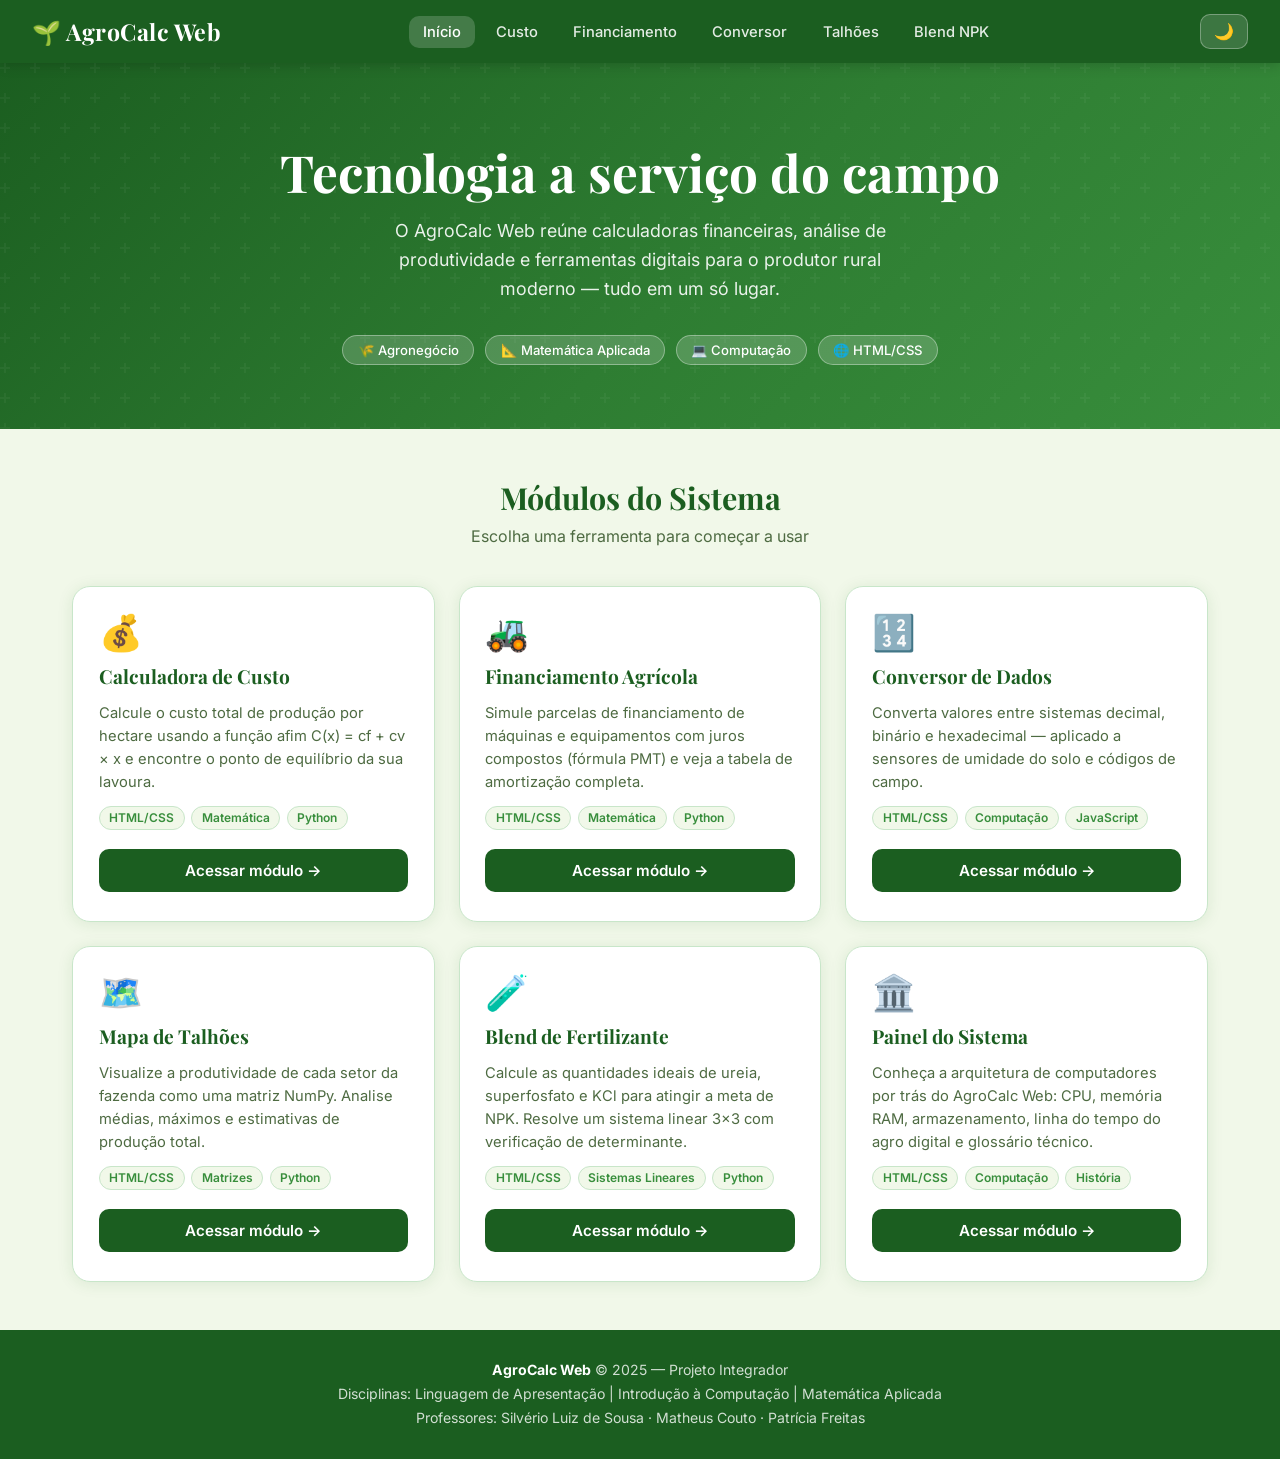
<file: index.html>
<!DOCTYPE html>
<html lang="pt-BR">
<head>
  <meta charset="UTF-8">
  <meta name="viewport" content="width=device-width, initial-scale=1.0">
  <title>AgroCalc Web — Painel Principal</title>
  <link rel="stylesheet" href="style.css">
  <link href="https://fonts.googleapis.com/css2?family=Playfair+Display:wght@600;700&family=Inter:wght@400;500;600;700&display=swap" rel="stylesheet">
</head>
<body>

<!-- ======================================================
     CABEÇALHO E NAVEGAÇÃO
     UC1 — HTML Semântico: uso de <header>, <nav>
     ====================================================== -->
<header>
  <nav class="navbar">
    <div class="logo">🌱 AgroCalc Web</div>
    <ul class="nav-links" id="navLinks">
      <li><a href="index.html" class="ativo">Início</a></li>
      <li><a href="custo.html">Custo</a></li>
      <li><a href="financiamento.html">Financiamento</a></li>
      <li><a href="conversor.html">Conversor</a></li>
      <li><a href="talhoes.html">Talhões</a></li>
      <li><a href="blend.html">Blend NPK</a></li>
    </ul>
    <!-- Botão toggle dark mode (bônus +2 pts) -->
    <button class="btn-tema" id="btnTema" title="Alternar tema claro/escuro">🌙</button>
    <!-- Menu hambúrguer (responsividade mobile) -->
    <button class="hamburger" id="hamburger" aria-label="Menu" aria-expanded="false">
      <span></span><span></span><span></span>
    </button>
  </nav>
</header>

<!-- ======================================================
     CONTEÚDO PRINCIPAL
     UC1 — HTML Semântico: uso de <main>, <section>
     ====================================================== -->
<main>

  <!-- Seção Hero -->
  <section class="hero">
    <div class="hero-conteudo">
      <h1>Tecnologia a serviço do campo</h1>
      <p>O AgroCalc Web reúne calculadoras financeiras, análise de produtividade e ferramentas digitais para o produtor rural moderno — tudo em um só lugar.</p>
      <div class="hero-badges">
        <span class="badge">🌾 Agronegócio</span>
        <span class="badge">📐 Matemática Aplicada</span>
        <span class="badge">💻 Computação</span>
        <span class="badge">🌐 HTML/CSS</span>
      </div>
    </div>
  </section>

  <!-- Módulos do sistema -->
  <section class="secao-titulo">
    <h2>Módulos do Sistema</h2>
    <p>Escolha uma ferramenta para começar a usar</p>
  </section>

  <!-- CSS Grid de cards com animação fadeUp -->
  <section class="cards-grid" aria-label="Módulos disponíveis">

    <article class="card">
      <div class="card-icone">💰</div>
      <h3>Calculadora de Custo</h3>
      <p>Calcule o custo total de produção por hectare usando a função afim C(x) = cf + cv × x e encontre o ponto de equilíbrio da sua lavoura.</p>
      <div class="card-tags">
        <span class="tag">HTML/CSS</span>
        <span class="tag">Matemática</span>
        <span class="tag">Python</span>
      </div>
      <a href="custo.html" class="btn">Acessar módulo →</a>
    </article>

    <article class="card">
      <div class="card-icone">🚜</div>
      <h3>Financiamento Agrícola</h3>
      <p>Simule parcelas de financiamento de máquinas e equipamentos com juros compostos (fórmula PMT) e veja a tabela de amortização completa.</p>
      <div class="card-tags">
        <span class="tag">HTML/CSS</span>
        <span class="tag">Matemática</span>
        <span class="tag">Python</span>
      </div>
      <a href="financiamento.html" class="btn">Acessar módulo →</a>
    </article>

    <article class="card">
      <div class="card-icone">🔢</div>
      <h3>Conversor de Dados</h3>
      <p>Converta valores entre sistemas decimal, binário e hexadecimal — aplicado a sensores de umidade do solo e códigos de campo.</p>
      <div class="card-tags">
        <span class="tag">HTML/CSS</span>
        <span class="tag">Computação</span>
        <span class="tag">JavaScript</span>
      </div>
      <a href="conversor.html" class="btn">Acessar módulo →</a>
    </article>

    <article class="card">
      <div class="card-icone">🗺️</div>
      <h3>Mapa de Talhões</h3>
      <p>Visualize a produtividade de cada setor da fazenda como uma matriz NumPy. Analise médias, máximos e estimativas de produção total.</p>
      <div class="card-tags">
        <span class="tag">HTML/CSS</span>
        <span class="tag">Matrizes</span>
        <span class="tag">Python</span>
      </div>
      <a href="talhoes.html" class="btn">Acessar módulo →</a>
    </article>

    <article class="card">
      <div class="card-icone">🧪</div>
      <h3>Blend de Fertilizante</h3>
      <p>Calcule as quantidades ideais de ureia, superfosfato e KCl para atingir a meta de NPK. Resolve um sistema linear 3×3 com verificação de determinante.</p>
      <div class="card-tags">
        <span class="tag">HTML/CSS</span>
        <span class="tag">Sistemas Lineares</span>
        <span class="tag">Python</span>
      </div>
      <a href="blend.html" class="btn">Acessar módulo →</a>
    </article>

    <article class="card">
      <div class="card-icone">🏛️</div>
      <h3>Painel do Sistema</h3>
      <p>Conheça a arquitetura de computadores por trás do AgroCalc Web: CPU, memória RAM, armazenamento, linha do tempo do agro digital e glossário técnico.</p>
      <div class="card-tags">
        <span class="tag">HTML/CSS</span>
        <span class="tag">Computação</span>
        <span class="tag">História</span>
      </div>
      <a href="painel.html" class="btn">Acessar módulo →</a>
    </article>

  </section><!-- /cards-grid -->

</main>

<!-- ======================================================
     RODAPÉ — UC1: uso de <footer>
     ====================================================== -->
<footer>
  <p><strong>AgroCalc Web</strong> &copy; 2025 — Projeto Integrador</p>
  <p>Disciplinas: Linguagem de Apresentação | Introdução à Computação | Matemática Aplicada</p>
  <p>Professores: Silvério Luiz de Sousa · Matheus Couto · Patrícia Freitas</p>
</footer>

<!-- ======================================================
     JAVASCRIPT — Navegação responsiva + Dark Mode
     ====================================================== -->
<script>
  // ── Menu hambúrguer (responsividade mobile) ──
  const hamburger = document.getElementById('hamburger');
  const navLinks  = document.getElementById('navLinks');

  hamburger.addEventListener('click', () => {
    const aberto = navLinks.classList.toggle('aberto');
    hamburger.classList.toggle('aberto', aberto);
    hamburger.setAttribute('aria-expanded', aberto);
  });

  // Fechar menu ao clicar em um link (mobile)
  navLinks.querySelectorAll('a').forEach(link => {
    link.addEventListener('click', () => {
      navLinks.classList.remove('aberto');
      hamburger.classList.remove('aberto');
      hamburger.setAttribute('aria-expanded', false);
    });
  });

  // ── Dark mode toggle (bônus +2 pts) ──
  const btnTema = document.getElementById('btnTema');
  const temaSalvo = localStorage.getItem('agrocalc-tema');

  if (temaSalvo === 'dark') {
    document.body.classList.add('dark-mode');
    btnTema.textContent = '☀️';
  }

  btnTema.addEventListener('click', () => {
    document.body.classList.toggle('dark-mode');
    const escuro = document.body.classList.contains('dark-mode');
    btnTema.textContent = escuro ? '☀️' : '🌙';
    localStorage.setItem('agrocalc-tema', escuro ? 'dark' : 'light');
  });
</script>

</body>
</html>
</file>
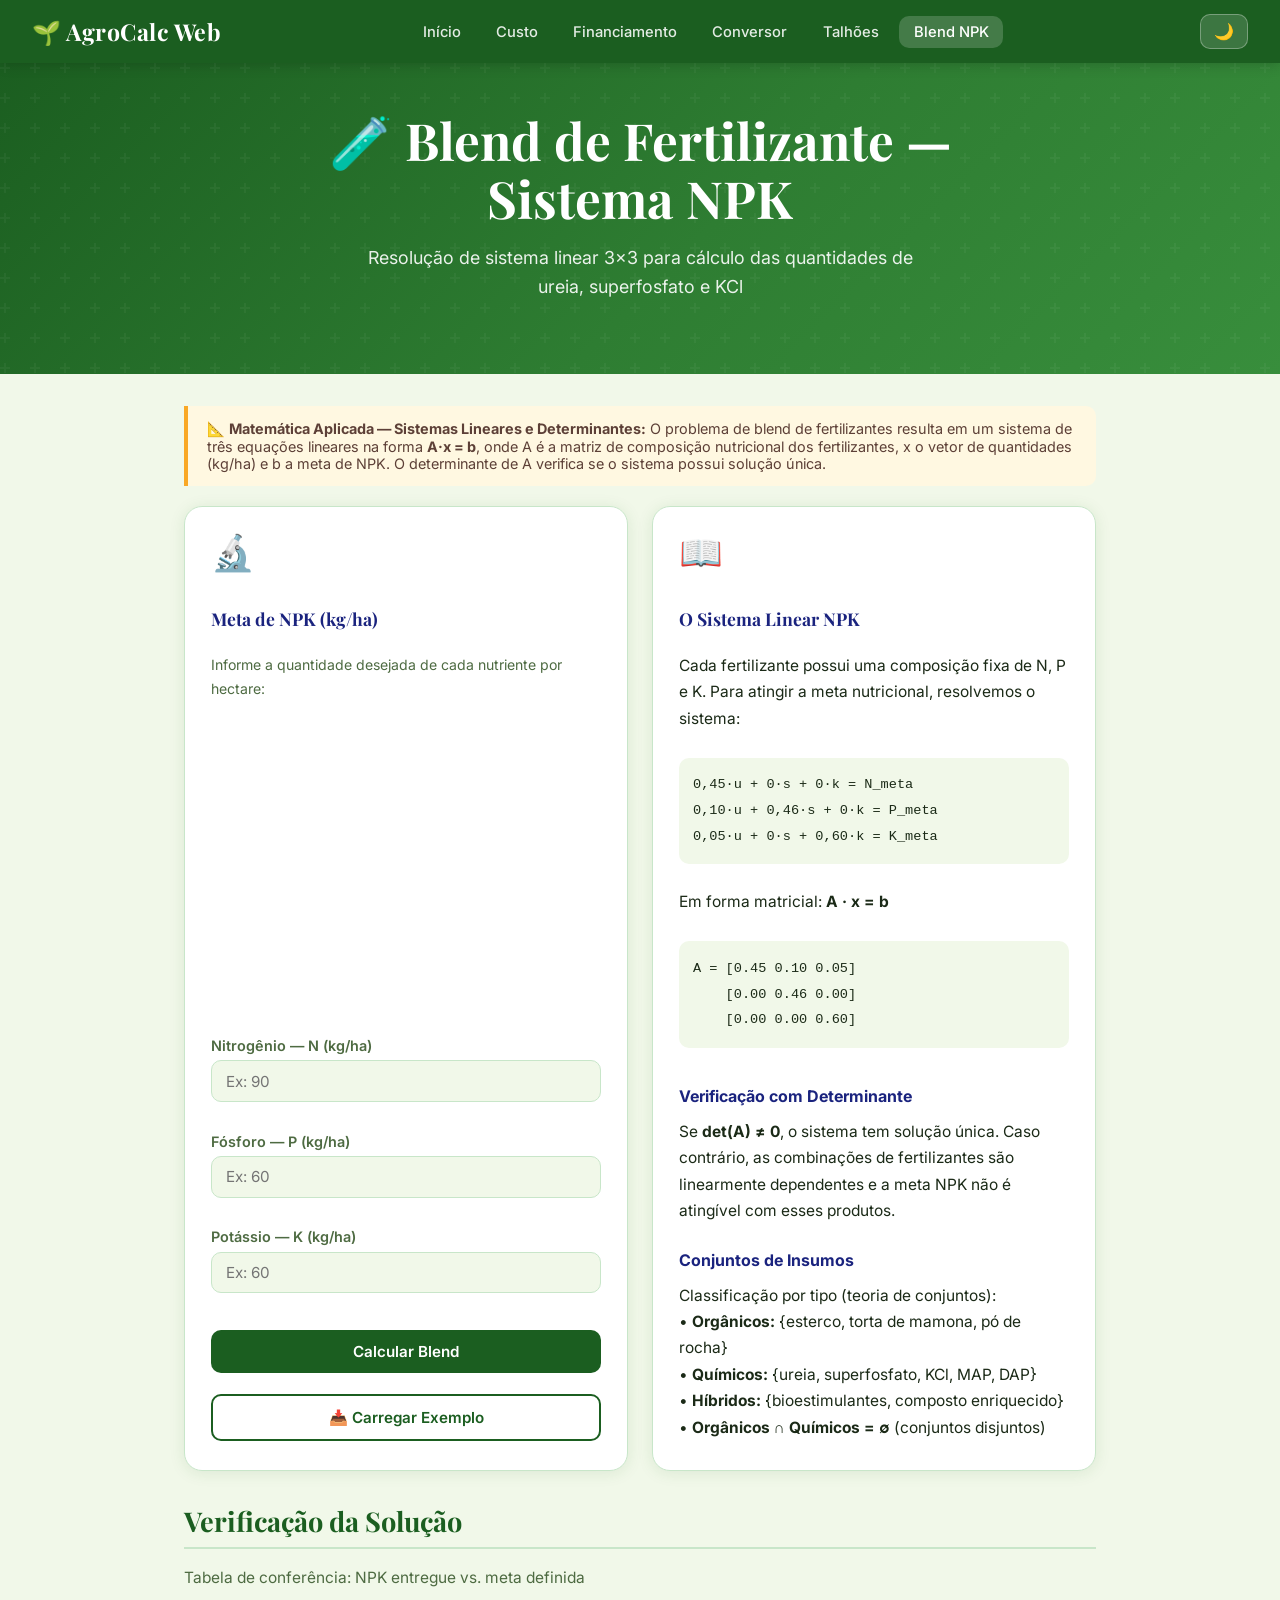
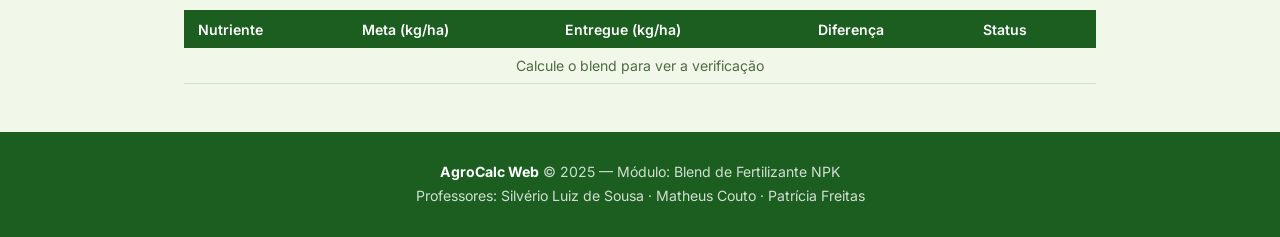
<file: blend.html>
<!DOCTYPE html>
<html lang="pt-BR">
<head>
  <meta charset="UTF-8">
  <meta name="viewport" content="width=device-width, initial-scale=1.0">
  <title>AgroCalc Web — Blend de Fertilizante</title>
  <link rel="stylesheet" href="style.css">
  <link href="https://fonts.googleapis.com/css2?family=Playfair+Display:wght@600;700&family=Inter:wght@400;500;600;700&display=swap" rel="stylesheet">
</head>
<body>

<header>
  <nav class="navbar">
    <div class="logo">🌱 AgroCalc Web</div>
    <ul class="nav-links" id="navLinks">
      <li><a href="index.html">Início</a></li>
      <li><a href="custo.html">Custo</a></li>
      <li><a href="financiamento.html">Financiamento</a></li>
      <li><a href="conversor.html">Conversor</a></li>
      <li><a href="talhoes.html">Talhões</a></li>
      <li><a href="blend.html" class="ativo">Blend NPK</a></li>
    </ul>
    <button class="btn-tema" id="btnTema" title="Alternar tema">🌙</button>
    <button class="hamburger" id="hamburger" aria-label="Menu" aria-expanded="false">
      <span></span><span></span><span></span>
    </button>
  </nav>
</header>

<main>
  <section class="hero" style="padding:3rem 2rem 2.5rem;">
    <div class="hero-conteudo">
      <h1>🧪 Blend de Fertilizante — Sistema NPK</h1>
      <p>Resolução de sistema linear 3×3 para cálculo das quantidades de ureia, superfosfato e KCl</p>
    </div>
  </section>

  <section class="secao-conteudo">

    <div class="aviso">
      📐 <strong>Matemática Aplicada — Sistemas Lineares e Determinantes:</strong> O problema de blend de fertilizantes resulta em um sistema de três equações lineares na forma <strong>A·x = b</strong>, onde A é a matriz de composição nutricional dos fertilizantes, x o vetor de quantidades (kg/ha) e b a meta de NPK. O determinante de A verifica se o sistema possui solução única.
    </div>

    <div class="cards-grid" style="padding:0; margin-bottom:2rem;">

      <!-- Formulário -->
      <div class="card">
        <div class="card-icone">🔬</div>
        <h3>Meta de NPK (kg/ha)</h3>
        <p style="font-size:0.88rem; color:var(--cor-texto-suave);">Informe a quantidade desejada de cada nutriente por hectare:</p>

        <div class="form-grupo">
          <label for="metaN">Nitrogênio — N (kg/ha)</label>
          <input type="number" id="metaN" placeholder="Ex: 90" min="0" step="0.1">
        </div>
        <div class="form-grupo">
          <label for="metaP">Fósforo — P (kg/ha)</label>
          <input type="number" id="metaP" placeholder="Ex: 60" min="0" step="0.1">
        </div>
        <div class="form-grupo">
          <label for="metaK">Potássio — K (kg/ha)</label>
          <input type="number" id="metaK" placeholder="Ex: 60" min="0" step="0.1">
        </div>

        <button class="btn" onclick="resolverBlend()">Calcular Blend</button>
        <button class="btn btn-outline" style="margin-top:0.5rem; width:100%;" onclick="carregarExemploBlend()">📥 Carregar Exemplo</button>

        <div class="resultado-box" id="resultadoBlend">
          <h4>⚗️ Quantidades Necessárias</h4>
          <div class="resultado-item">
            <span>Ureia (45%N · 10%P · 5%K)</span>
            <span class="valor" id="resUreia">—</span>
          </div>
          <div class="resultado-item">
            <span>Superfosfato (0%N · 46%P · 0%K)</span>
            <span class="valor" id="resSuperf">—</span>
          </div>
          <div class="resultado-item">
            <span>KCl (0%N · 0%P · 60%K)</span>
            <span class="valor" id="resKCl">—</span>
          </div>
          <div class="resultado-item">
            <span>Total de fertilizante</span>
            <span class="valor" id="resTotal">—</span>
          </div>
          <div class="resultado-item">
            <span>Determinante da matriz</span>
            <span class="valor" id="resDet">—</span>
          </div>
          <div id="msgSistema" style="margin-top:0.6rem; font-size:0.88rem;"></div>
        </div>
      </div>

      <!-- Teoria -->
      <div class="card">
        <div class="card-icone">📖</div>
        <h3>O Sistema Linear NPK</h3>

        <p>Cada fertilizante possui uma composição fixa de N, P e K. Para atingir a meta nutricional, resolvemos o sistema:</p>

        <div style="background:var(--cor-fundo); padding:0.9rem; border-radius:var(--raio); margin:0.8rem 0; font-family:monospace; font-size:0.85rem; line-height:1.9;">
          0,45·u + 0·s + 0·k = N_meta<br>
          0,10·u + 0,46·s + 0·k = P_meta<br>
          0,05·u + 0·s + 0,60·k = K_meta
        </div>

        <p>Em forma matricial: <strong>A · x = b</strong></p>

        <div style="background:var(--cor-fundo); padding:0.9rem; border-radius:var(--raio); margin:0.8rem 0; font-family:monospace; font-size:0.85rem; line-height:1.9;">
          A = [0.45  0.10  0.05]<br>
          &nbsp;&nbsp;&nbsp;&nbsp;[0.00  0.46  0.00]<br>
          &nbsp;&nbsp;&nbsp;&nbsp;[0.00  0.00  0.60]
        </div>

        <h4 style="color:var(--cor-acento); margin-top:0.8rem;">Verificação com Determinante</h4>
        <p>Se <strong>det(A) ≠ 0</strong>, o sistema tem solução única. Caso contrário, as combinações de fertilizantes são linearmente dependentes e a meta NPK não é atingível com esses produtos.</p>

        <h4 style="color:var(--cor-acento); margin-top:0.8rem;">Conjuntos de Insumos</h4>
        <div style="font-size:0.88rem; color:var(--cor-texto-suave);">
          <p>Classificação por tipo (teoria de conjuntos):</p>
          <p>• <strong>Orgânicos:</strong> {esterco, torta de mamona, pó de rocha}</p>
          <p>• <strong>Químicos:</strong> {ureia, superfosfato, KCl, MAP, DAP}</p>
          <p>• <strong>Híbridos:</strong> {bioestimulantes, composto enriquecido}</p>
          <p>• <strong>Orgânicos ∩ Químicos = ∅</strong> (conjuntos disjuntos)</p>
        </div>
      </div>

    </div>

    <!-- Verificação do sistema -->
    <h2>Verificação da Solução</h2>
    <p style="margin-bottom:1rem; color:var(--cor-texto-suave);">Tabela de conferência: NPK entregue vs. meta definida</p>

    <div class="tabela-wrapper">
      <table id="tabelaVerif">
        <thead>
          <tr><th>Nutriente</th><th>Meta (kg/ha)</th><th>Entregue (kg/ha)</th><th>Diferença</th><th>Status</th></tr>
        </thead>
        <tbody>
          <tr><td colspan="5" style="text-align:center; color:var(--cor-texto-suave);">Calcule o blend para ver a verificação</td></tr>
        </tbody>
      </table>
    </div>
  </section>
</main>

<footer>
  <p><strong>AgroCalc Web</strong> &copy; 2025 — Módulo: Blend de Fertilizante NPK</p>
  <p>Professores: Silvério Luiz de Sousa · Matheus Couto · Patrícia Freitas</p>
</footer>

<script>
  // ── Dark mode e menu ──
  const hamburger = document.getElementById('hamburger');
  const navLinks  = document.getElementById('navLinks');
  hamburger.addEventListener('click', () => {
    const ab = navLinks.classList.toggle('aberto');
    hamburger.classList.toggle('aberto', ab);
    hamburger.setAttribute('aria-expanded', ab);
  });
  const btnTema = document.getElementById('btnTema');
  if (localStorage.getItem('agrocalc-tema') === 'dark') {
    document.body.classList.add('dark-mode'); btnTema.textContent = '☀️';
  }
  btnTema.addEventListener('click', () => {
    document.body.classList.toggle('dark-mode');
    const escuro = document.body.classList.contains('dark-mode');
    btnTema.textContent = escuro ? '☀️' : '🌙';
    localStorage.setItem('agrocalc-tema', escuro ? 'dark' : 'light');
  });

  // ── Matriz A de composição (réplica fiel do Python) ──
  // A[i][j] = fração do nutriente j no fertilizante i
  // Fertilizantes: 0=Ureia, 1=Superfosfato, 2=KCl
  // Nutrientes colunas: N, P, K
  // Atenção: para A·x = b (x = quantidades), cada linha de A
  // representa a contribuição do fertilizante i para os nutrientes.
  // Mas no modelo original (blend_fertilizante.py do documento),
  // A é transposta: linha = fertilizante, coluna = nutriente.
  // Para resolver A·x = b como descrito, usamos A como está e
  // interpretamos x como [ureia, superfosfato, KCl].
  //
  // Sistema: A^T · x = b_meta  =>  solve(A^T, b_meta)
  // Neste JS implementamos diretamente a resolução 3×3.

  const A = [
    [0.45, 0.00, 0.00],  // contribuição de ureia em N, superfosfato em N, KCl em N
    [0.10, 0.46, 0.00],  // contribuição em P
    [0.05, 0.00, 0.60],  // contribuição em K
  ];
  // Sistema: A·[u, s, k]^T = [N, P, K]^T
  // A[0][0]*u + A[0][1]*s + A[0][2]*k = N
  // A[1][0]*u + A[1][1]*s + A[1][2]*k = P
  // A[2][0]*u + A[2][1]*s + A[2][2]*k = K

  function det3(M) {
    return M[0][0]*(M[1][1]*M[2][2]-M[1][2]*M[2][1])
          -M[0][1]*(M[1][0]*M[2][2]-M[1][2]*M[2][0])
          +M[0][2]*(M[1][0]*M[2][1]-M[1][1]*M[2][0]);
  }

  function solveLinear(M, b) {
    // Regra de Cramer para sistema 3×3
    const d = det3(M);
    if (Math.abs(d) < 1e-10) return null;
    const x = [];
    for (let j = 0; j < 3; j++) {
      const Mj = M.map((row, i) => row.map((val, k) => k === j ? b[i] : val));
      x.push(det3(Mj) / d);
    }
    return x;
  }

  function carregarExemploBlend() {
    document.getElementById('metaN').value = 90;
    document.getElementById('metaP').value = 60;
    document.getElementById('metaK').value = 60;
    resolverBlend();
  }

  function resolverBlend() {
    const N = parseFloat(document.getElementById('metaN').value);
    const P = parseFloat(document.getElementById('metaP').value);
    const K = parseFloat(document.getElementById('metaK').value);

    if ([N,P,K].some(isNaN) || N<0||P<0||K<0) {
      alert('Preencha as metas de N, P e K com valores válidos.'); return;
    }

    const b   = [N, P, K];
    const det = det3(A);
    const x   = solveLinear(A, b);

    const resBlend = document.getElementById('resultadoBlend');
    const msgSist  = document.getElementById('msgSistema');

    document.getElementById('resDet').textContent = det.toFixed(6);

    if (!x || x.some(v => v < -0.001)) {
      msgSist.innerHTML = '<span style="color:#C62828;">⚠️ Sistema sem solução positiva para estas metas. Revise os valores de NPK.</span>';
      document.getElementById('resUreia').textContent = '—';
      document.getElementById('resSuperf').textContent = '—';
      document.getElementById('resKCl').textContent = '—';
      document.getElementById('resTotal').textContent = '—';
      resBlend.classList.add('visivel');
      return;
    }

    const [u, s, k] = x.map(v => Math.max(v, 0));
    document.getElementById('resUreia').textContent  = u.toFixed(2) + ' kg/ha';
    document.getElementById('resSuperf').textContent = s.toFixed(2) + ' kg/ha';
    document.getElementById('resKCl').textContent    = k.toFixed(2) + ' kg/ha';
    document.getElementById('resTotal').textContent  = (u+s+k).toFixed(2) + ' kg/ha';
    msgSist.innerHTML = Math.abs(det) > 1e-10
      ? '<span style="color:#1B5E20;">✅ Sistema com solução única (det ≠ 0). Solução válida.</span>'
      : '<span style="color:#C62828;">⚠️ Determinante ≈ 0. Sistema sem solução única.</span>';

    resBlend.classList.add('visivel');

    // Verificação: A·x vs. b_meta
    const entregue = [
      A[0][0]*u + A[0][1]*s + A[0][2]*k,
      A[1][0]*u + A[1][1]*s + A[1][2]*k,
      A[2][0]*u + A[2][1]*s + A[2][2]*k,
    ];
    const nomes = ['Nitrogênio (N)', 'Fósforo (P)', 'Potássio (K)'];
    let html = '';
    nomes.forEach((n, i) => {
      const diff = entregue[i] - b[i];
      const ok = Math.abs(diff) < 0.01;
      html += `<tr>
        <td>${n}</td>
        <td>${b[i].toFixed(2)}</td>
        <td>${entregue[i].toFixed(2)}</td>
        <td>${diff >= 0 ? '+' : ''}${diff.toFixed(4)}</td>
        <td style="color:${ok?'#1B5E20':'#C62828'}">${ok?'✅ OK':'⚠️ Desvio'}</td>
      </tr>`;
    });
    document.querySelector('#tabelaVerif tbody').innerHTML = html;
  }
</script>

</body>
</html>
</file>
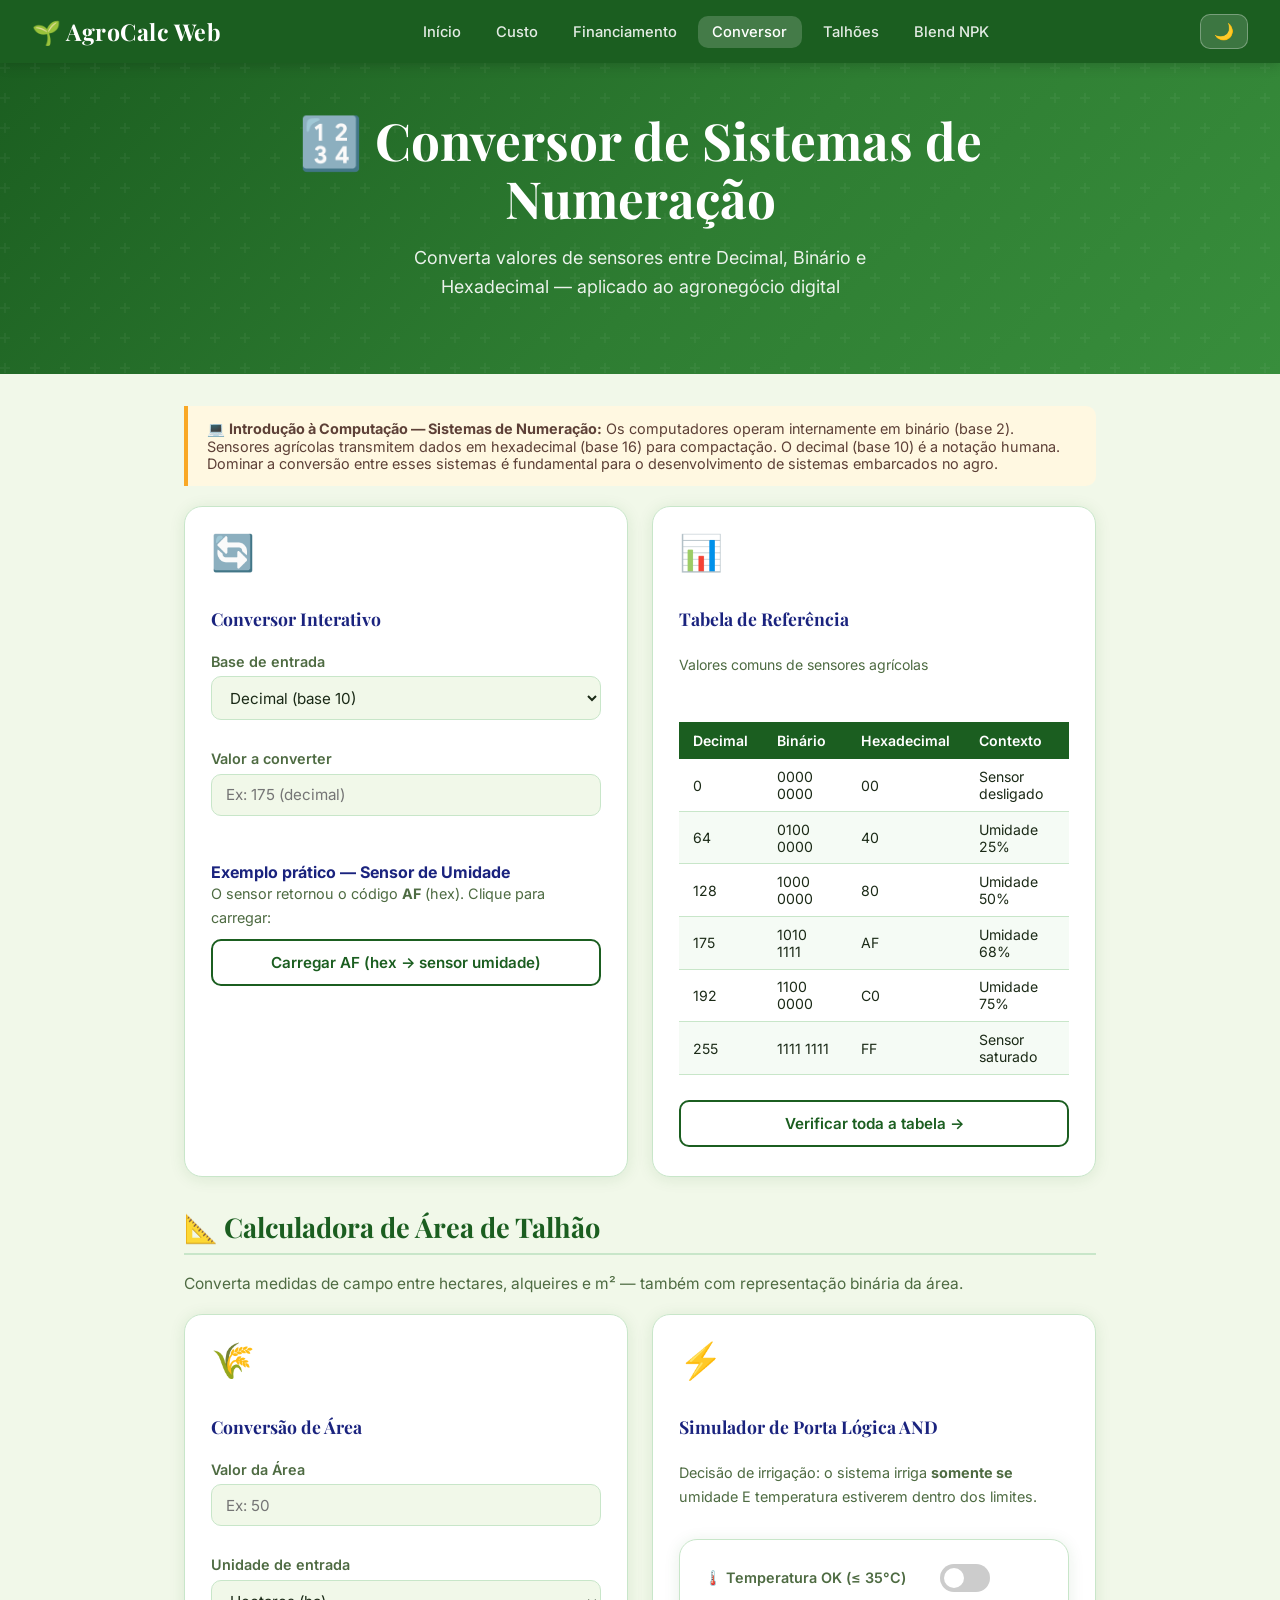
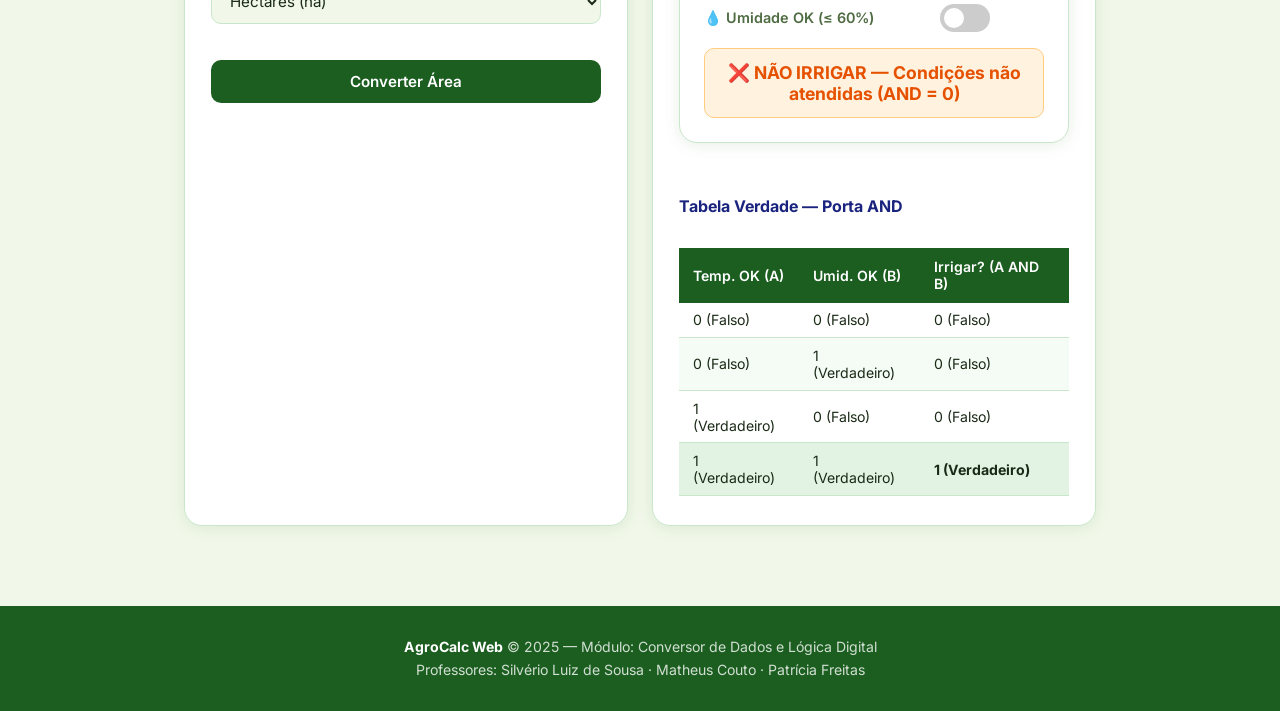
<file: conversor.html>
<!DOCTYPE html>
<html lang="pt-BR">
<head>
  <meta charset="UTF-8">
  <meta name="viewport" content="width=device-width, initial-scale=1.0">
  <title>AgroCalc Web — Conversor de Dados</title>
  <link rel="stylesheet" href="style.css">
  <link href="https://fonts.googleapis.com/css2?family=Playfair+Display:wght@600;700&family=Inter:wght@400;500;600;700&display=swap" rel="stylesheet">
</head>
<body>

<header>
  <nav class="navbar">
    <div class="logo">🌱 AgroCalc Web</div>
    <ul class="nav-links" id="navLinks">
      <li><a href="index.html">Início</a></li>
      <li><a href="custo.html">Custo</a></li>
      <li><a href="financiamento.html">Financiamento</a></li>
      <li><a href="conversor.html" class="ativo">Conversor</a></li>
      <li><a href="talhoes.html">Talhões</a></li>
      <li><a href="blend.html">Blend NPK</a></li>
    </ul>
    <button class="btn-tema" id="btnTema" title="Alternar tema">🌙</button>
    <button class="hamburger" id="hamburger" aria-label="Menu" aria-expanded="false">
      <span></span><span></span><span></span>
    </button>
  </nav>
</header>

<main>
  <section class="hero" style="padding:3rem 2rem 2.5rem;">
    <div class="hero-conteudo">
      <h1>🔢 Conversor de Sistemas de Numeração</h1>
      <p>Converta valores de sensores entre Decimal, Binário e Hexadecimal — aplicado ao agronegócio digital</p>
    </div>
  </section>

  <section class="secao-conteudo">

    <div class="aviso">
      💻 <strong>Introdução à Computação — Sistemas de Numeração:</strong> Os computadores operam internamente em binário (base 2). Sensores agrícolas transmitem dados em hexadecimal (base 16) para compactação. O decimal (base 10) é a notação humana. Dominar a conversão entre esses sistemas é fundamental para o desenvolvimento de sistemas embarcados no agro.
    </div>

    <!-- ── Conversor interativo ── -->
    <div class="cards-grid" style="padding:0; margin-bottom:2rem;">

      <div class="card">
        <div class="card-icone">🔄</div>
        <h3>Conversor Interativo</h3>

        <div class="form-grupo">
          <label for="baseEntrada">Base de entrada</label>
          <select id="baseEntrada" onchange="limparConversor()">
            <option value="10">Decimal (base 10)</option>
            <option value="2">Binário (base 2)</option>
            <option value="16">Hexadecimal (base 16)</option>
          </select>
        </div>

        <div class="form-grupo">
          <label for="valorEntrada">Valor a converter</label>
          <input type="text" id="valorEntrada" placeholder="Ex: 175 (decimal)" oninput="converterTempo()">
        </div>

        <div class="conversor-resultado" id="resultadoConv" style="display:none;">
          <div>🔟 Decimal:     <strong id="convDec">—</strong></div>
          <div>🔵 Binário:     <strong id="convBin">—</strong></div>
          <div>🟠 Hexadecimal: <strong id="convHex">—</strong></div>
        </div>

        <div style="margin-top:1rem;">
          <h4 style="color:var(--cor-acento);">Exemplo prático — Sensor de Umidade</h4>
          <p style="font-size:0.9rem; color:var(--cor-texto-suave);">O sensor retornou o código <strong>AF</strong> (hex). Clique para carregar:</p>
          <button class="btn btn-outline" style="margin-top:0.5rem;" onclick="carregarExemplo('AF','16')">Carregar AF (hex → sensor umidade)</button>
        </div>
      </div>

      <!-- Tabela de referência rápida -->
      <div class="card">
        <div class="card-icone">📊</div>
        <h3>Tabela de Referência</h3>
        <p style="font-size:0.88rem; color:var(--cor-texto-suave); margin-bottom:0.8rem;">Valores comuns de sensores agrícolas</p>
        <div class="tabela-wrapper">
          <table>
            <thead>
              <tr><th>Decimal</th><th>Binário</th><th>Hexadecimal</th><th>Contexto</th></tr>
            </thead>
            <tbody>
              <tr><td>0</td><td>0000 0000</td><td>00</td><td>Sensor desligado</td></tr>
              <tr><td>64</td><td>0100 0000</td><td>40</td><td>Umidade 25%</td></tr>
              <tr><td>128</td><td>1000 0000</td><td>80</td><td>Umidade 50%</td></tr>
              <tr><td>175</td><td>1010 1111</td><td>AF</td><td>Umidade 68%</td></tr>
              <tr><td>192</td><td>1100 0000</td><td>C0</td><td>Umidade 75%</td></tr>
              <tr><td>255</td><td>1111 1111</td><td>FF</td><td>Sensor saturado</td></tr>
            </tbody>
          </table>
        </div>
        <button class="btn btn-outline" style="margin-top:0.8rem; width:100%;" onclick="converterTodos()">Verificar toda a tabela →</button>
      </div>

    </div>

    <!-- ── Calculadora de Área de Talhão ── -->
    <h2>📐 Calculadora de Área de Talhão</h2>
    <p style="margin-bottom:1rem; color:var(--cor-texto-suave);">Converta medidas de campo entre hectares, alqueires e m² — também com representação binária da área.</p>

    <div class="cards-grid" style="padding:0; margin-bottom:2rem;">
      <div class="card">
        <div class="card-icone">🌾</div>
        <h3>Conversão de Área</h3>
        <div class="form-grupo">
          <label for="valorArea">Valor da Área</label>
          <input type="number" id="valorArea" placeholder="Ex: 50" min="0" step="0.01">
        </div>
        <div class="form-grupo">
          <label for="unidadeArea">Unidade de entrada</label>
          <select id="unidadeArea">
            <option value="ha">Hectares (ha)</option>
            <option value="alq">Alqueires paulistas</option>
            <option value="m2">Metros quadrados (m²)</option>
            <option value="acres">Acres</option>
          </select>
        </div>
        <button class="btn" onclick="calcularArea()">Converter Área</button>
        <div class="resultado-box" id="resultadoArea">
          <h4>Conversões de Área</h4>
          <div class="resultado-item"><span>Hectares</span><span class="valor" id="areaHa">—</span></div>
          <div class="resultado-item"><span>Alqueires paulistas</span><span class="valor" id="areaAlq">—</span></div>
          <div class="resultado-item"><span>Metros quadrados</span><span class="valor" id="areaM2">—</span></div>
          <div class="resultado-item"><span>Acres</span><span class="valor" id="areaAcres">—</span></div>
          <div class="resultado-item"><span>Área em binário (m²)</span><span class="valor" id="areaBin">—</span></div>
          <div class="resultado-item"><span>Área em hexadecimal (m²)</span><span class="valor" id="areaHex">—</span></div>
        </div>
      </div>

      <!-- Lógica digital: porta AND -->
      <div class="card">
        <div class="card-icone">⚡</div>
        <h3>Simulador de Porta Lógica AND</h3>
        <p style="font-size:0.9rem; color:var(--cor-texto-suave);">Decisão de irrigação: o sistema irriga <strong>somente se</strong> umidade E temperatura estiverem dentro dos limites.</p>

        <div class="logica-box" style="margin-top:1rem;">
          <div class="switch-grupo">
            <label>🌡️ Temperatura OK (≤ 35°C)</label>
            <label class="switch">
              <input type="checkbox" id="swTemp" onchange="atualizarAND()">
              <span class="slider"></span>
            </label>
          </div>
          <div class="switch-grupo">
            <label>💧 Umidade OK (≤ 60%)</label>
            <label class="switch">
              <input type="checkbox" id="swUmid" onchange="atualizarAND()">
              <span class="slider"></span>
            </label>
          </div>
          <div class="saida-logica nao-irrigar" id="saidaAND">
            ❌ NÃO IRRIGAR — Condições não atendidas (AND = 0)
          </div>
        </div>

        <!-- Tabela verdade AND -->
        <h4 style="color:var(--cor-acento); margin-top:1rem;">Tabela Verdade — Porta AND</h4>
        <div class="tabela-wrapper">
          <table>
            <thead><tr><th>Temp. OK (A)</th><th>Umid. OK (B)</th><th>Irrigar? (A AND B)</th></tr></thead>
            <tbody>
              <tr><td>0 (Falso)</td><td>0 (Falso)</td><td>0 (Falso)</td></tr>
              <tr><td>0 (Falso)</td><td>1 (Verdadeiro)</td><td>0 (Falso)</td></tr>
              <tr><td>1 (Verdadeiro)</td><td>0 (Falso)</td><td>0 (Falso)</td></tr>
              <tr style="background:#E8F5E9;"><td>1 (Verdadeiro)</td><td>1 (Verdadeiro)</td><td><strong>1 (Verdadeiro)</strong></td></tr>
            </tbody>
          </table>
        </div>
      </div>

    </div>

  </section>
</main>

<footer>
  <p><strong>AgroCalc Web</strong> &copy; 2025 — Módulo: Conversor de Dados e Lógica Digital</p>
  <p>Professores: Silvério Luiz de Sousa · Matheus Couto · Patrícia Freitas</p>
</footer>

<script>
  // ── Dark mode e menu ──
  const hamburger = document.getElementById('hamburger');
  const navLinks  = document.getElementById('navLinks');
  hamburger.addEventListener('click', () => {
    const ab = navLinks.classList.toggle('aberto');
    hamburger.classList.toggle('aberto', ab);
    hamburger.setAttribute('aria-expanded', ab);
  });
  const btnTema = document.getElementById('btnTema');
  if (localStorage.getItem('agrocalc-tema') === 'dark') {
    document.body.classList.add('dark-mode'); btnTema.textContent = '☀️';
  }
  btnTema.addEventListener('click', () => {
    document.body.classList.toggle('dark-mode');
    const escuro = document.body.classList.contains('dark-mode');
    btnTema.textContent = escuro ? '☀️' : '🌙';
    localStorage.setItem('agrocalc-tema', escuro ? 'dark' : 'light');
  });

  // ── Conversor de sistemas de numeração ──
  function converterTempo() {
    const base  = parseInt(document.getElementById('baseEntrada').value);
    const valor = document.getElementById('valorEntrada').value.trim().toUpperCase();
    if (!valor) { document.getElementById('resultadoConv').style.display='none'; return; }

    try {
      const decimal = parseInt(valor, base);
      if (isNaN(decimal) || decimal < 0) throw new Error();

      document.getElementById('convDec').textContent = decimal.toString(10);
      // Formata binário em grupos de 4
      const bin = decimal.toString(2).padStart(Math.ceil(decimal.toString(2).length/4)*4,'0');
      const binGrupos = bin.replace(/(.{4})/g, '$1 ').trim();
      document.getElementById('convBin').textContent = binGrupos;
      document.getElementById('convHex').textContent = decimal.toString(16).toUpperCase().padStart(2,'0');
      document.getElementById('resultadoConv').style.display = 'block';
    } catch {
      document.getElementById('convDec').textContent = 'Valor inválido para esta base';
      document.getElementById('convBin').textContent = '—';
      document.getElementById('convHex').textContent = '—';
      document.getElementById('resultadoConv').style.display = 'block';
    }
  }

  function limparConversor() {
    document.getElementById('valorEntrada').value = '';
    document.getElementById('resultadoConv').style.display = 'none';
    document.getElementById('valorEntrada').placeholder =
      document.getElementById('baseEntrada').value === '16' ? 'Ex: AF (hexadecimal)' :
      document.getElementById('baseEntrada').value === '2'  ? 'Ex: 10101111 (binário)' :
      'Ex: 175 (decimal)';
  }

  function carregarExemplo(val, base) {
    document.getElementById('baseEntrada').value = base;
    document.getElementById('valorEntrada').value = val;
    converterTempo();
  }

  function converterTodos() {
    // Demonstração: verifica a tabela AF (175 decimal)
    carregarExemplo('175', '10');
    window.scrollTo({ top: 0, behavior: 'smooth' });
  }

  // ── Calculadora de área ──
  function calcularArea() {
    const val   = parseFloat(document.getElementById('valorArea').value);
    const unid  = document.getElementById('unidadeArea').value;
    if (isNaN(val) || val <= 0) { alert('Informe uma área válida.'); return; }

    let ha;
    // Fatores de conversão
    if (unid === 'ha')    ha = val;
    if (unid === 'alq')   ha = val * 2.42;     // 1 alqueire paulista = 2,42 ha
    if (unid === 'm2')    ha = val / 10000;
    if (unid === 'acres') ha = val * 0.404686;

    const m2     = ha * 10000;
    const alq    = ha / 2.42;
    const acres  = ha / 0.404686;
    const m2Int  = Math.round(m2);

    document.getElementById('areaHa').textContent    = ha.toLocaleString('pt-BR', {maximumFractionDigits:4}) + ' ha';
    document.getElementById('areaAlq').textContent   = alq.toLocaleString('pt-BR', {maximumFractionDigits:4}) + ' alq';
    document.getElementById('areaM2').textContent    = m2.toLocaleString('pt-BR', {maximumFractionDigits:2}) + ' m²';
    document.getElementById('areaAcres').textContent = acres.toLocaleString('pt-BR', {maximumFractionDigits:4}) + ' ac';
    document.getElementById('areaBin').textContent   = m2Int.toString(2);
    document.getElementById('areaHex').textContent   = m2Int.toString(16).toUpperCase();

    document.getElementById('resultadoArea').classList.add('visivel');
  }

  // ── Porta lógica AND ──
  function atualizarAND() {
    const temp = document.getElementById('swTemp').checked;
    const umid = document.getElementById('swUmid').checked;
    const and  = temp && umid;
    const el   = document.getElementById('saidaAND');
    if (and) {
      el.textContent = '✅ IRRIGAR — Todas as condições atendidas (AND = 1)';
      el.className   = 'saida-logica irrigar';
    } else {
      el.textContent = '❌ NÃO IRRIGAR — Condições não atendidas (AND = 0)';
      el.className   = 'saida-logica nao-irrigar';
    }
  }
</script>

</body>
</html>
</file>
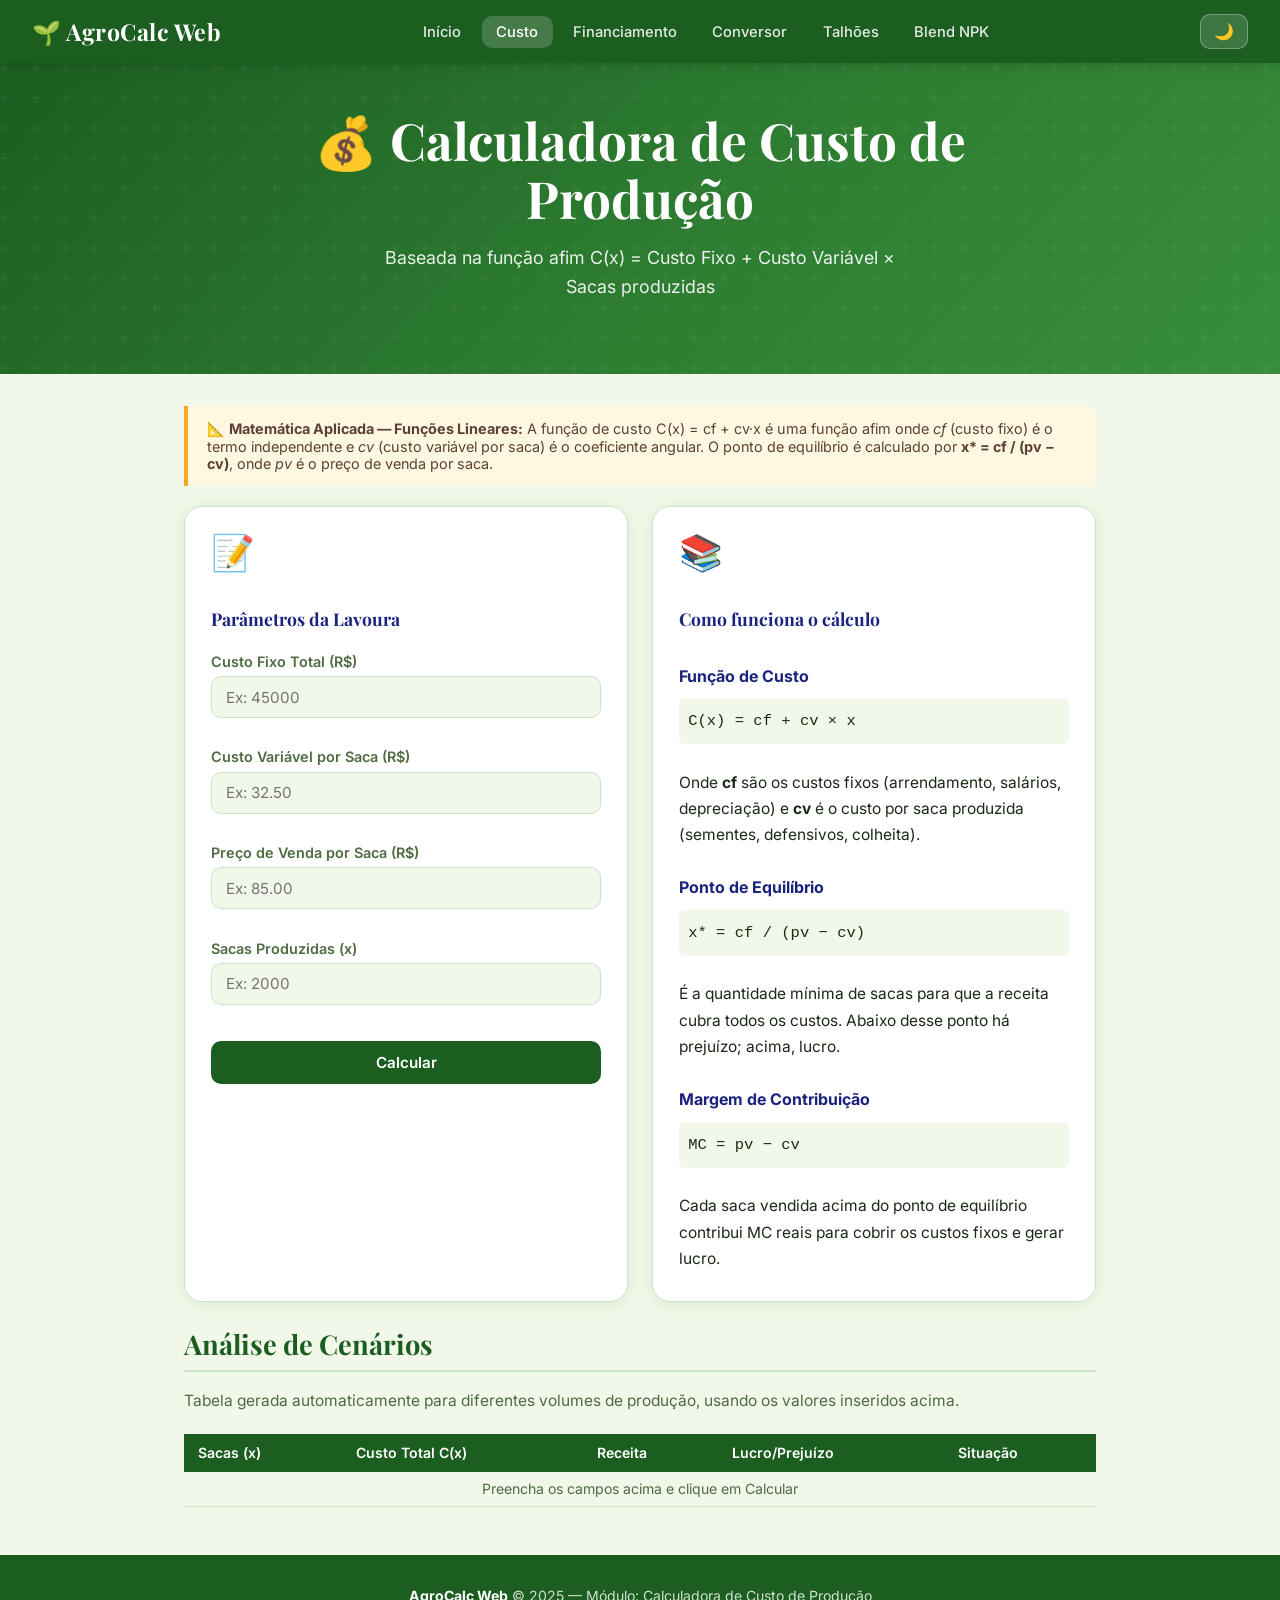
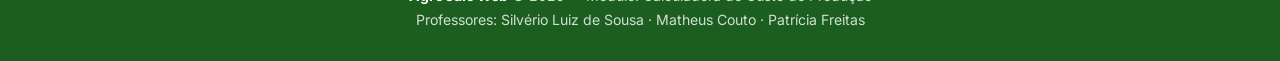
<file: custo.html>
<!DOCTYPE html>
<html lang="pt-BR">
<head>
  <meta charset="UTF-8">
  <meta name="viewport" content="width=device-width, initial-scale=1.0">
  <title>AgroCalc Web — Calculadora de Custo</title>
  <link rel="stylesheet" href="style.css">
  <link href="https://fonts.googleapis.com/css2?family=Playfair+Display:wght@600;700&family=Inter:wght@400;500;600;700&display=swap" rel="stylesheet">
</head>
<body>

<header>
  <nav class="navbar">
    <div class="logo">🌱 AgroCalc Web</div>
    <ul class="nav-links" id="navLinks">
      <li><a href="index.html">Início</a></li>
      <li><a href="custo.html" class="ativo">Custo</a></li>
      <li><a href="financiamento.html">Financiamento</a></li>
      <li><a href="conversor.html">Conversor</a></li>
      <li><a href="talhoes.html">Talhões</a></li>
      <li><a href="blend.html">Blend NPK</a></li>
    </ul>
    <button class="btn-tema" id="btnTema" title="Alternar tema">🌙</button>
    <button class="hamburger" id="hamburger" aria-label="Menu" aria-expanded="false">
      <span></span><span></span><span></span>
    </button>
  </nav>
</header>

<main>

  <!-- Cabeçalho da página -->
  <section class="hero" style="padding: 3rem 2rem 2.5rem;">
    <div class="hero-conteudo">
      <h1>💰 Calculadora de Custo de Produção</h1>
      <p>Baseada na função afim C(x) = Custo Fixo + Custo Variável × Sacas produzidas</p>
    </div>
  </section>

  <section class="secao-conteudo">

    <!-- Contextualização matemática -->
    <div class="aviso">
      📐 <strong>Matemática Aplicada — Funções Lineares:</strong> A função de custo C(x) = cf + cv·x é uma função afim onde <em>cf</em> (custo fixo) é o termo independente e <em>cv</em> (custo variável por saca) é o coeficiente angular. O ponto de equilíbrio é calculado por <strong>x* = cf / (pv − cv)</strong>, onde <em>pv</em> é o preço de venda por saca.
    </div>

    <!-- ── Formulário de entrada ── -->
    <div class="cards-grid" style="padding: 0; margin-bottom: 1.5rem;">

      <div class="card">
        <div class="card-icone">📝</div>
        <h3>Parâmetros da Lavoura</h3>

        <div class="form-grupo">
          <label for="custoFixo">Custo Fixo Total (R$)</label>
          <input type="number" id="custoFixo" placeholder="Ex: 45000" min="0" step="0.01">
        </div>

        <div class="form-grupo">
          <label for="custoVariavel">Custo Variável por Saca (R$)</label>
          <input type="number" id="custoVariavel" placeholder="Ex: 32.50" min="0" step="0.01">
        </div>

        <div class="form-grupo">
          <label for="precoVenda">Preço de Venda por Saca (R$)</label>
          <input type="number" id="precoVenda" placeholder="Ex: 85.00" min="0" step="0.01">
        </div>

        <div class="form-grupo">
          <label for="sacasProduzidas">Sacas Produzidas (x)</label>
          <input type="number" id="sacasProduzidas" placeholder="Ex: 2000" min="0" step="1">
        </div>

        <button class="btn" onclick="calcularCusto()">Calcular</button>

        <!-- Resultado principal -->
        <div class="resultado-box" id="resultadoCusto">
          <h4>📊 Resultado da Análise</h4>
          <div class="resultado-item">
            <span>Custo Total C(x)</span>
            <span class="valor" id="resCustoTotal">—</span>
          </div>
          <div class="resultado-item">
            <span>Receita Total</span>
            <span class="valor" id="resReceita">—</span>
          </div>
          <div class="resultado-item">
            <span>Lucro / Prejuízo</span>
            <span class="valor" id="resLucro">—</span>
          </div>
          <div class="resultado-item">
            <span>Ponto de Equilíbrio</span>
            <span class="valor" id="resPonto">—</span>
          </div>
          <div class="resultado-item">
            <span>Margem de Contribuição</span>
            <span class="valor" id="resMargemUnit">—</span>
          </div>
        </div>
      </div>

      <!-- Explicação da fórmula -->
      <div class="card">
        <div class="card-icone">📚</div>
        <h3>Como funciona o cálculo</h3>

        <h4 style="color:var(--cor-acento); margin-top:0.8rem;">Função de Custo</h4>
        <p style="font-family:monospace; background:var(--cor-fundo); padding:0.6rem; border-radius:6px; margin-bottom:0.8rem;">
          C(x) = cf + cv × x
        </p>
        <p>Onde <strong>cf</strong> são os custos fixos (arrendamento, salários, depreciação) e <strong>cv</strong> é o custo por saca produzida (sementes, defensivos, colheita).</p>

        <h4 style="color:var(--cor-acento); margin-top:1rem;">Ponto de Equilíbrio</h4>
        <p style="font-family:monospace; background:var(--cor-fundo); padding:0.6rem; border-radius:6px; margin-bottom:0.8rem;">
          x* = cf / (pv − cv)
        </p>
        <p>É a quantidade mínima de sacas para que a receita cubra todos os custos. Abaixo desse ponto há prejuízo; acima, lucro.</p>

        <h4 style="color:var(--cor-acento); margin-top:1rem;">Margem de Contribuição</h4>
        <p style="font-family:monospace; background:var(--cor-fundo); padding:0.6rem; border-radius:6px; margin-bottom:0.8rem;">
          MC = pv − cv
        </p>
        <p>Cada saca vendida acima do ponto de equilíbrio contribui MC reais para cobrir os custos fixos e gerar lucro.</p>
      </div>

    </div><!-- /cards-grid -->

    <!-- Tabela de análise de cenários -->
    <h2>Análise de Cenários</h2>
    <p style="margin-bottom:1rem; color:var(--cor-texto-suave);">Tabela gerada automaticamente para diferentes volumes de produção, usando os valores inseridos acima.</p>

    <div class="tabela-wrapper">
      <table id="tabelaCenarios">
        <thead>
          <tr>
            <th>Sacas (x)</th>
            <th>Custo Total C(x)</th>
            <th>Receita</th>
            <th>Lucro/Prejuízo</th>
            <th>Situação</th>
          </tr>
        </thead>
        <tbody>
          <tr><td colspan="5" style="text-align:center; color:var(--cor-texto-suave);">Preencha os campos acima e clique em Calcular</td></tr>
        </tbody>
      </table>
    </div>
  </section>

</main>

<footer>
  <p><strong>AgroCalc Web</strong> &copy; 2025 — Módulo: Calculadora de Custo de Produção</p>
  <p>Professores: Silvério Luiz de Sousa · Matheus Couto · Patrícia Freitas</p>
</footer>

<script>
  // ── Dark mode e menu hambúrguer ──
  const hamburger = document.getElementById('hamburger');
  const navLinks  = document.getElementById('navLinks');
  hamburger.addEventListener('click', () => {
    const ab = navLinks.classList.toggle('aberto');
    hamburger.classList.toggle('aberto', ab);
    hamburger.setAttribute('aria-expanded', ab);
  });
  const btnTema = document.getElementById('btnTema');
  if (localStorage.getItem('agrocalc-tema') === 'dark') {
    document.body.classList.add('dark-mode'); btnTema.textContent = '☀️';
  }
  btnTema.addEventListener('click', () => {
    document.body.classList.toggle('dark-mode');
    const escuro = document.body.classList.contains('dark-mode');
    btnTema.textContent = escuro ? '☀️' : '🌙';
    localStorage.setItem('agrocalc-tema', escuro ? 'dark' : 'light');
  });

  // ── Lógica de cálculo (replica custo_producao.py) ──
  function fmt(valor) {
    return 'R$ ' + valor.toLocaleString('pt-BR', { minimumFractionDigits: 2, maximumFractionDigits: 2 });
  }

  function calcularCusto() {
    const cf = parseFloat(document.getElementById('custoFixo').value);
    const cv = parseFloat(document.getElementById('custoVariavel').value);
    const pv = parseFloat(document.getElementById('precoVenda').value);
    const x  = parseFloat(document.getElementById('sacasProduzidas').value);

    // Validação de entrada (try/except equivalente)
    if ([cf, cv, pv, x].some(isNaN) || cf < 0 || cv < 0 || pv <= 0 || x < 0) {
      alert('Por favor, preencha todos os campos com valores válidos e positivos.');
      return;
    }
    if (pv <= cv) {
      alert('O preço de venda deve ser maior que o custo variável por saca.');
      return;
    }

    // C(x) = cf + cv * x
    const ct      = cf + cv * x;
    const receita = pv * x;
    const lucro   = receita - ct;
    const pe      = cf / (pv - cv);          // ponto de equilíbrio
    const mc      = pv - cv;                 // margem de contribuição unitária

    // Exibir resultados
    document.getElementById('resCustoTotal').textContent = fmt(ct);
    document.getElementById('resReceita').textContent    = fmt(receita);

    const elLucro = document.getElementById('resLucro');
    elLucro.textContent = fmt(lucro);
    elLucro.style.color = lucro >= 0 ? 'var(--cor-secundaria)' : '#D32F2F';

    document.getElementById('resPonto').textContent    = pe.toFixed(1) + ' sacas';
    document.getElementById('resMargemUnit').textContent = fmt(mc) + '/saca';

    document.getElementById('resultadoCusto').classList.add('visivel');

    // Gerar tabela de cenários
    gerarTabelaCenarios(cf, cv, pv, pe);
  }

  function gerarTabelaCenarios(cf, cv, pv, pe) {
    // Cenários: 50%, 75%, 100%, 125%, 150% do ponto de equilíbrio
    const percentuais = [0.5, 0.75, 1.0, 1.25, 1.5, 2.0];
    let html = '';
    percentuais.forEach(p => {
      const sacas   = Math.round(pe * p);
      const ct      = cf + cv * sacas;
      const rec     = pv * sacas;
      const lucro   = rec - ct;
      const sit     = lucro >= 0 ? '✅ Lucro' : '❌ Prejuízo';
      const cor     = lucro >= 0 ? 'color:#1B5E20' : 'color:#C62828';
      html += `<tr>
        <td>${sacas.toLocaleString('pt-BR')}</td>
        <td>${'R$ ' + ct.toLocaleString('pt-BR',{minimumFractionDigits:2})}</td>
        <td>${'R$ ' + rec.toLocaleString('pt-BR',{minimumFractionDigits:2})}</td>
        <td style="${cor}; font-weight:600">${'R$ ' + lucro.toLocaleString('pt-BR',{minimumFractionDigits:2})}</td>
        <td style="${cor}">${sit}</td>
      </tr>`;
    });
    document.querySelector('#tabelaCenarios tbody').innerHTML = html;
  }
</script>

</body>
</html>
</file>
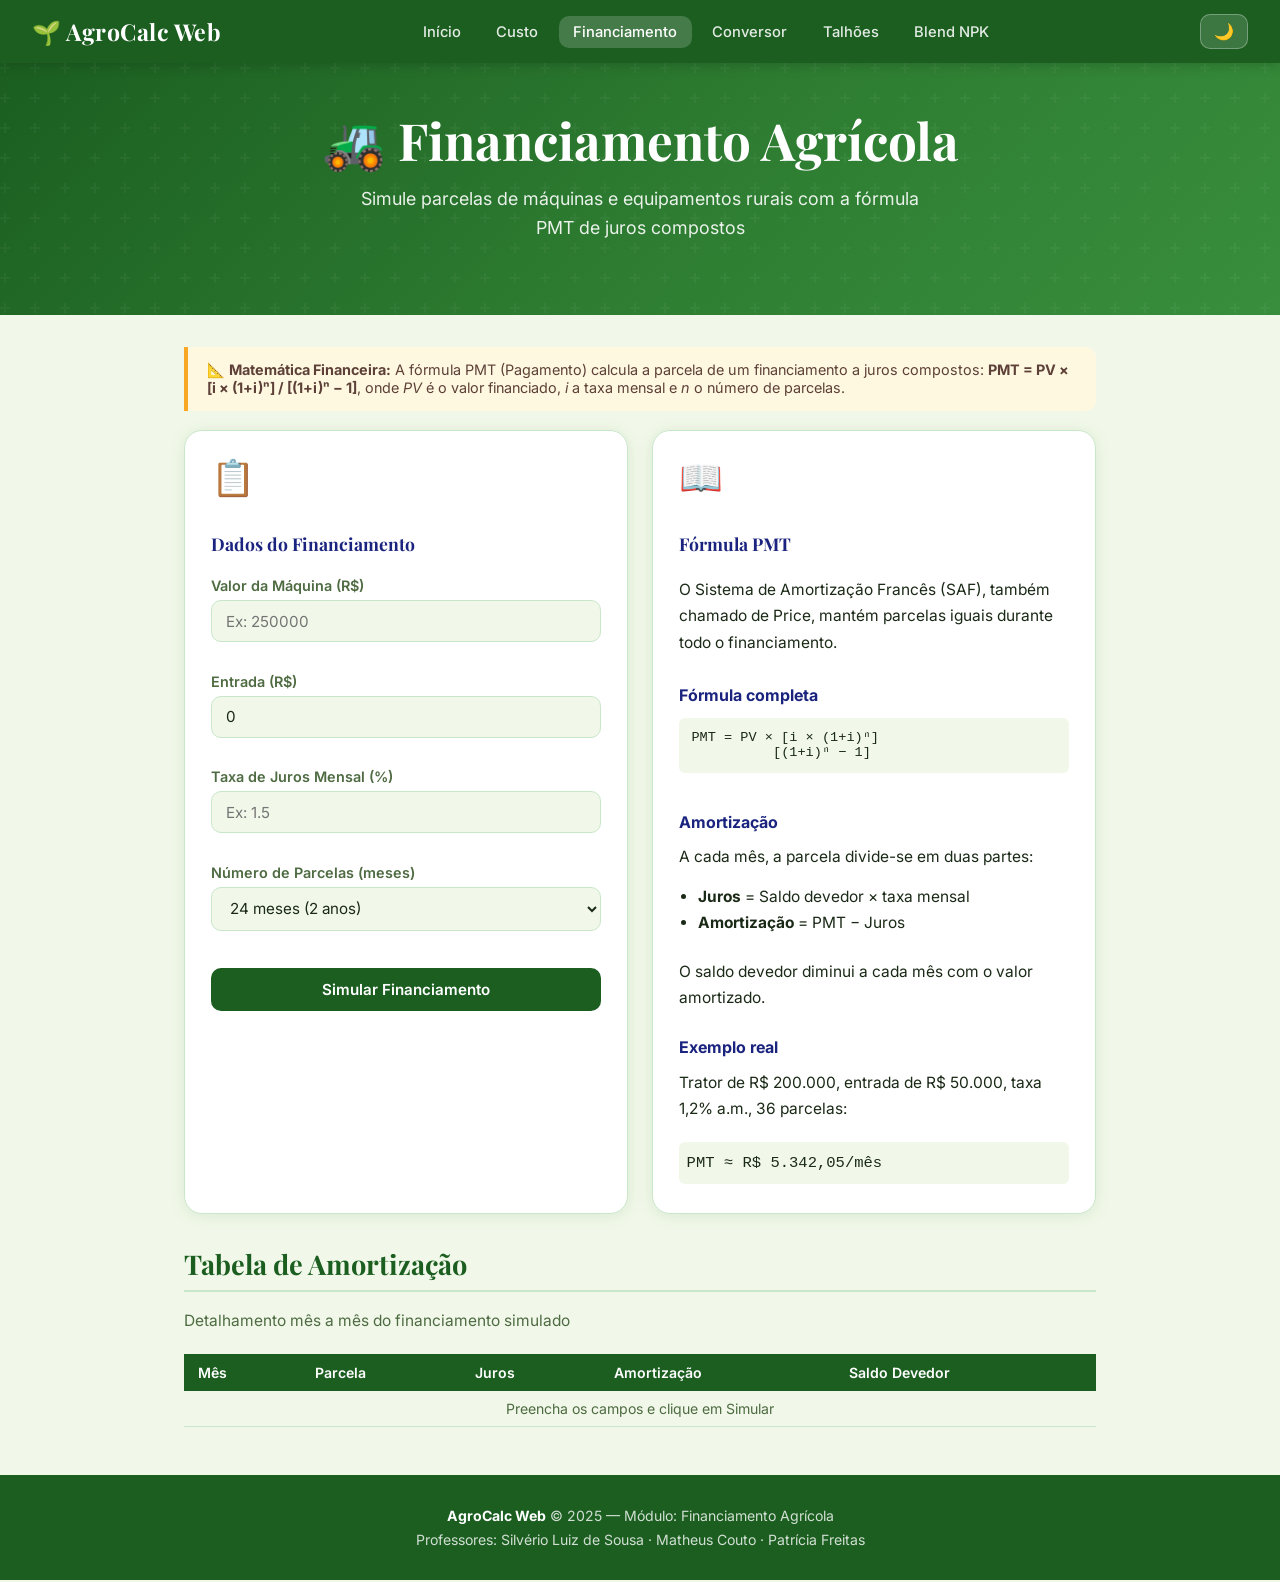
<file: financiamento.html>
<!DOCTYPE html>
<html lang="pt-BR">
<head>
  <meta charset="UTF-8">
  <meta name="viewport" content="width=device-width, initial-scale=1.0">
  <title>AgroCalc Web — Financiamento Agrícola</title>
  <link rel="stylesheet" href="style.css">
  <link href="https://fonts.googleapis.com/css2?family=Playfair+Display:wght@600;700&family=Inter:wght@400;500;600;700&display=swap" rel="stylesheet">
</head>
<body>

<header>
  <nav class="navbar">
    <div class="logo">🌱 AgroCalc Web</div>
    <ul class="nav-links" id="navLinks">
      <li><a href="index.html">Início</a></li>
      <li><a href="custo.html">Custo</a></li>
      <li><a href="financiamento.html" class="ativo">Financiamento</a></li>
      <li><a href="conversor.html">Conversor</a></li>
      <li><a href="talhoes.html">Talhões</a></li>
      <li><a href="blend.html">Blend NPK</a></li>
    </ul>
    <button class="btn-tema" id="btnTema" title="Alternar tema">🌙</button>
    <button class="hamburger" id="hamburger" aria-label="Menu" aria-expanded="false">
      <span></span><span></span><span></span>
    </button>
  </nav>
</header>

<main>

  <section class="hero" style="padding: 3rem 2rem 2.5rem;">
    <div class="hero-conteudo">
      <h1>🚜 Financiamento Agrícola</h1>
      <p>Simule parcelas de máquinas e equipamentos rurais com a fórmula PMT de juros compostos</p>
    </div>
  </section>

  <section class="secao-conteudo">

    <div class="aviso">
      📐 <strong>Matemática Financeira:</strong> A fórmula PMT (Pagamento) calcula a parcela de um financiamento a juros compostos:
      <strong>PMT = PV × [i × (1+i)ⁿ] / [(1+i)ⁿ − 1]</strong>,
      onde <em>PV</em> é o valor financiado, <em>i</em> a taxa mensal e <em>n</em> o número de parcelas.
    </div>

    <div class="cards-grid" style="padding: 0; margin-bottom: 2rem;">

      <!-- Formulário -->
      <div class="card">
        <div class="card-icone">📋</div>
        <h3>Dados do Financiamento</h3>

        <div class="form-grupo">
          <label for="valorMaquina">Valor da Máquina (R$)</label>
          <input type="number" id="valorMaquina" placeholder="Ex: 250000" min="0" step="0.01">
        </div>

        <div class="form-grupo">
          <label for="entrada">Entrada (R$)</label>
          <input type="number" id="entrada" placeholder="Ex: 50000" min="0" step="0.01" value="0">
        </div>

        <div class="form-grupo">
          <label for="taxaMensal">Taxa de Juros Mensal (%)</label>
          <input type="number" id="taxaMensal" placeholder="Ex: 1.5" min="0.01" step="0.01">
        </div>

        <div class="form-grupo">
          <label for="numParcelas">Número de Parcelas (meses)</label>
          <select id="numParcelas">
            <option value="12">12 meses (1 ano)</option>
            <option value="24" selected>24 meses (2 anos)</option>
            <option value="36">36 meses (3 anos)</option>
            <option value="48">48 meses (4 anos)</option>
            <option value="60">60 meses (5 anos)</option>
          </select>
        </div>

        <button class="btn" onclick="calcularFinanciamento()">Simular Financiamento</button>

        <div class="resultado-box" id="resultadoFin">
          <h4>💳 Resumo do Financiamento</h4>
          <div class="resultado-item">
            <span>Valor Financiado (PV)</span>
            <span class="valor" id="resPV">—</span>
          </div>
          <div class="resultado-item">
            <span>Parcela Mensal (PMT)</span>
            <span class="valor" id="resPMT">—</span>
          </div>
          <div class="resultado-item">
            <span>Total Pago</span>
            <span class="valor" id="resTotalPago">—</span>
          </div>
          <div class="resultado-item">
            <span>Total de Juros</span>
            <span class="valor" id="resJurosTotal">—</span>
          </div>
          <div class="resultado-item">
            <span>Custo Efetivo Total (CET)</span>
            <span class="valor" id="resCET">—</span>
          </div>
        </div>
      </div>

      <!-- Teoria -->
      <div class="card">
        <div class="card-icone">📖</div>
        <h3>Fórmula PMT</h3>

        <p>O Sistema de Amortização Francês (SAF), também chamado de Price, mantém parcelas iguais durante todo o financiamento.</p>

        <h4 style="color:var(--cor-acento); margin-top:1rem;">Fórmula completa</h4>
        <pre style="background:var(--cor-fundo); padding:0.8rem; border-radius:6px; font-size:0.85rem; overflow-x:auto; white-space:pre-wrap; margin-bottom:0.8rem;">PMT = PV × [i × (1+i)ⁿ]
          [(1+i)ⁿ − 1]</pre>

        <h4 style="color:var(--cor-acento); margin-top:0.8rem;">Amortização</h4>
        <p>A cada mês, a parcela divide-se em duas partes:</p>
        <ul style="margin-left:1.2rem; line-height:2; color:var(--cor-texto-suave); font-size:0.92rem;">
          <li><strong>Juros</strong> = Saldo devedor × taxa mensal</li>
          <li><strong>Amortização</strong> = PMT − Juros</li>
        </ul>
        <p style="margin-top:0.6rem;">O saldo devedor diminui a cada mês com o valor amortizado.</p>

        <h4 style="color:var(--cor-acento); margin-top:0.8rem;">Exemplo real</h4>
        <p>Trator de R$ 200.000, entrada de R$ 50.000, taxa 1,2% a.m., 36 parcelas:</p>
        <p style="font-family:monospace; background:var(--cor-fundo); padding:0.5rem; border-radius:6px; margin-top:0.4rem;">
          PMT ≈ R$ 5.342,05/mês
        </p>
      </div>

    </div>

    <!-- Tabela de amortização -->
    <h2>Tabela de Amortização</h2>
    <p style="margin-bottom:1rem; color:var(--cor-texto-suave);">Detalhamento mês a mês do financiamento simulado</p>

    <div class="tabela-wrapper">
      <table id="tabelaAmort">
        <thead>
          <tr>
            <th>Mês</th>
            <th>Parcela</th>
            <th>Juros</th>
            <th>Amortização</th>
            <th>Saldo Devedor</th>
          </tr>
        </thead>
        <tbody>
          <tr><td colspan="5" style="text-align:center; color:var(--cor-texto-suave);">Preencha os campos e clique em Simular</td></tr>
        </tbody>
      </table>
    </div>
  </section>

</main>

<footer>
  <p><strong>AgroCalc Web</strong> &copy; 2025 — Módulo: Financiamento Agrícola</p>
  <p>Professores: Silvério Luiz de Sousa · Matheus Couto · Patrícia Freitas</p>
</footer>

<script>
  // ── Dark mode e menu ──
  const hamburger = document.getElementById('hamburger');
  const navLinks  = document.getElementById('navLinks');
  hamburger.addEventListener('click', () => {
    const ab = navLinks.classList.toggle('aberto');
    hamburger.classList.toggle('aberto', ab);
    hamburger.setAttribute('aria-expanded', ab);
  });
  const btnTema = document.getElementById('btnTema');
  if (localStorage.getItem('agrocalc-tema') === 'dark') {
    document.body.classList.add('dark-mode'); btnTema.textContent = '☀️';
  }
  btnTema.addEventListener('click', () => {
    document.body.classList.toggle('dark-mode');
    const escuro = document.body.classList.contains('dark-mode');
    btnTema.textContent = escuro ? '☀️' : '🌙';
    localStorage.setItem('agrocalc-tema', escuro ? 'dark' : 'light');
  });

  // ── Lógica de financiamento (replica financiamento.py) ──
  function fmt(v) {
    return 'R$ ' + v.toLocaleString('pt-BR', { minimumFractionDigits: 2 });
  }

  function calcularFinanciamento() {
    const vm = parseFloat(document.getElementById('valorMaquina').value);
    const en = parseFloat(document.getElementById('entrada').value) || 0;
    const im = parseFloat(document.getElementById('taxaMensal').value);
    const n  = parseInt(document.getElementById('numParcelas').value);

    if (isNaN(vm) || isNaN(im) || vm <= 0 || im <= 0) {
      alert('Preencha o valor da máquina e a taxa de juros corretamente.');
      return;
    }
    if (en >= vm) { alert('A entrada não pode ser maior ou igual ao valor da máquina.'); return; }

    const pv   = vm - en;
    const taxa = im / 100;

    // PMT = PV * [i*(1+i)^n] / [(1+i)^n - 1]
    const fator = Math.pow(1 + taxa, n);
    const pmt   = pv * (taxa * fator) / (fator - 1);

    const totalPago  = pmt * n;
    const jurosTotal = totalPago - pv;
    const cet        = ((totalPago / pv) - 1) * 100;

    document.getElementById('resPV').textContent        = fmt(pv);
    document.getElementById('resPMT').textContent       = fmt(pmt);
    document.getElementById('resTotalPago').textContent = fmt(totalPago);
    document.getElementById('resJurosTotal').textContent= fmt(jurosTotal);
    document.getElementById('resCET').textContent       = cet.toFixed(2) + '%';

    document.getElementById('resultadoFin').classList.add('visivel');

    // Tabela de amortização
    let saldo = pv;
    let html  = '';
    for (let mes = 1; mes <= n; mes++) {
      const juros = saldo * taxa;
      const amort = pmt - juros;
      saldo      -= amort;
      const saldoReal = Math.max(saldo, 0);
      html += `<tr>
        <td>${mes}</td>
        <td>${fmt(pmt)}</td>
        <td style="color:#C62828">${fmt(juros)}</td>
        <td style="color:#1B5E20">${fmt(amort)}</td>
        <td>${fmt(saldoReal)}</td>
      </tr>`;
    }
    document.querySelector('#tabelaAmort tbody').innerHTML = html;
  }
</script>

</body>
</html>
</file>
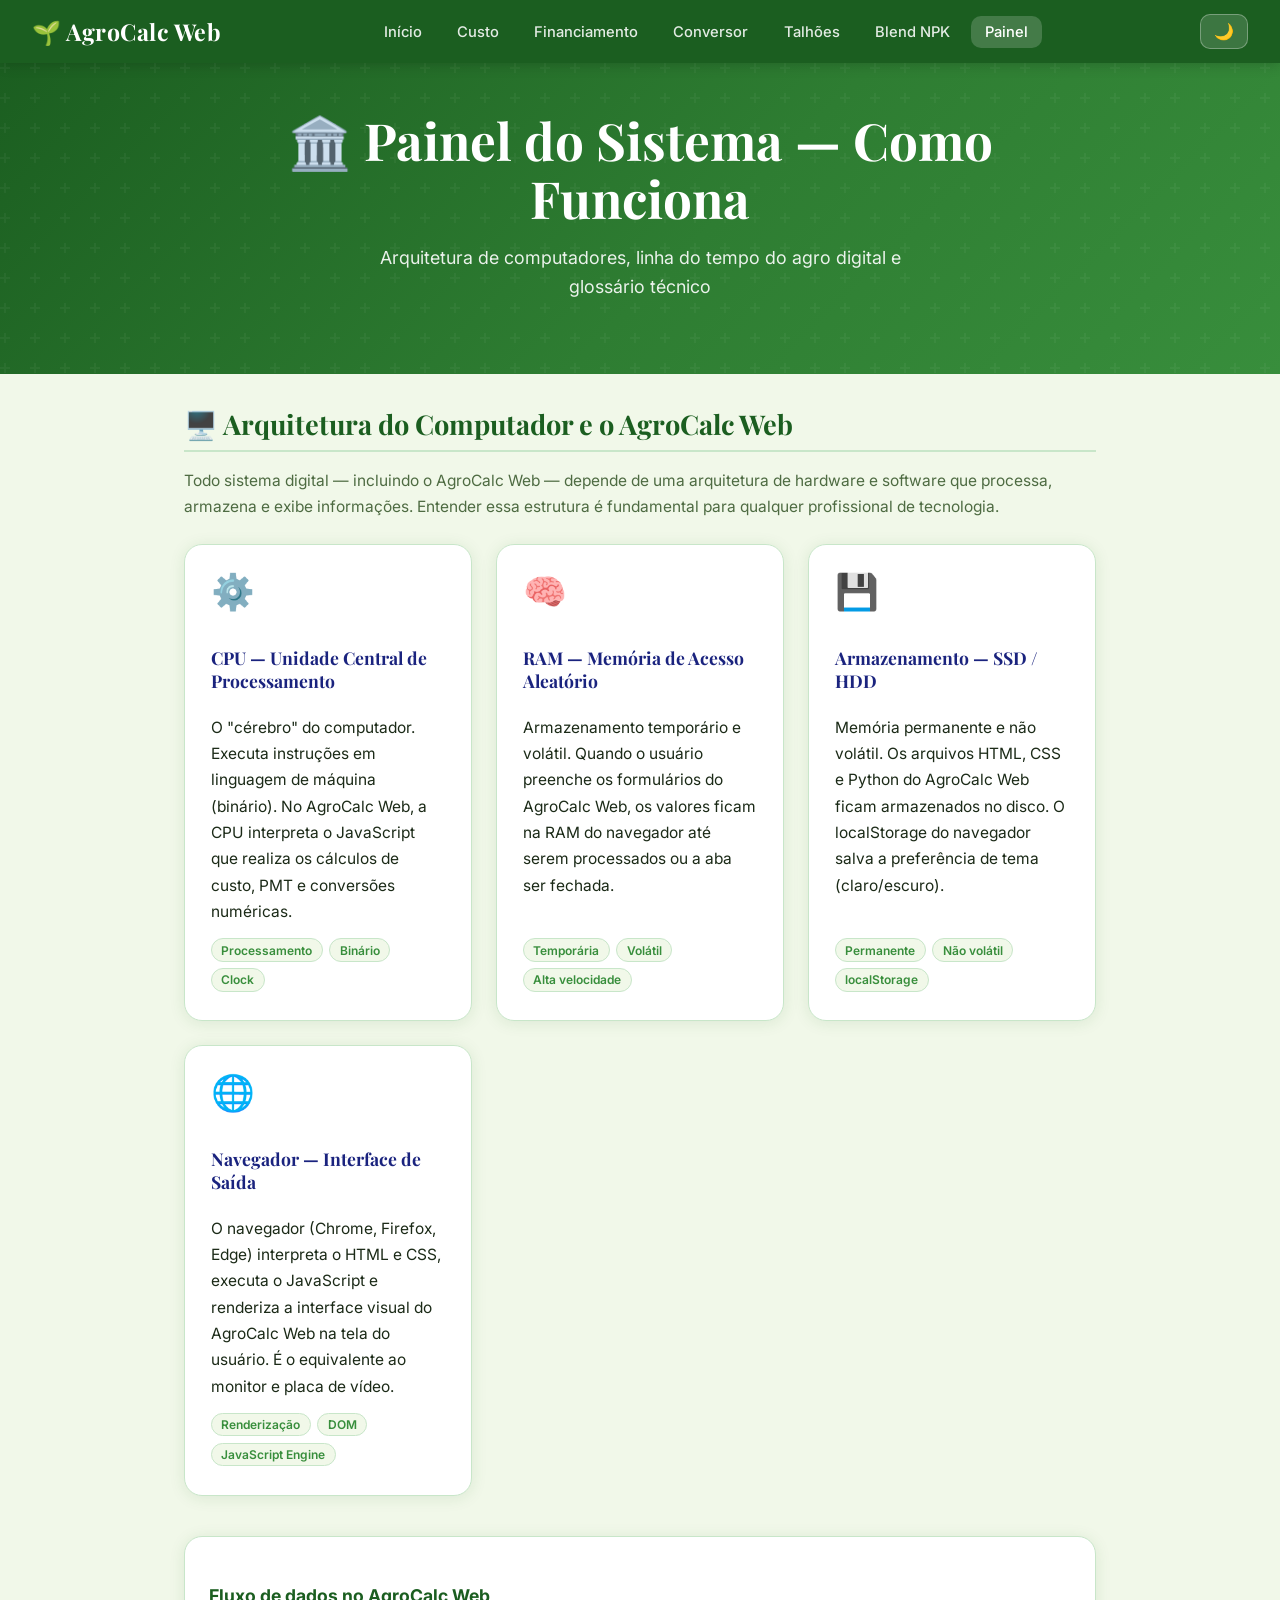
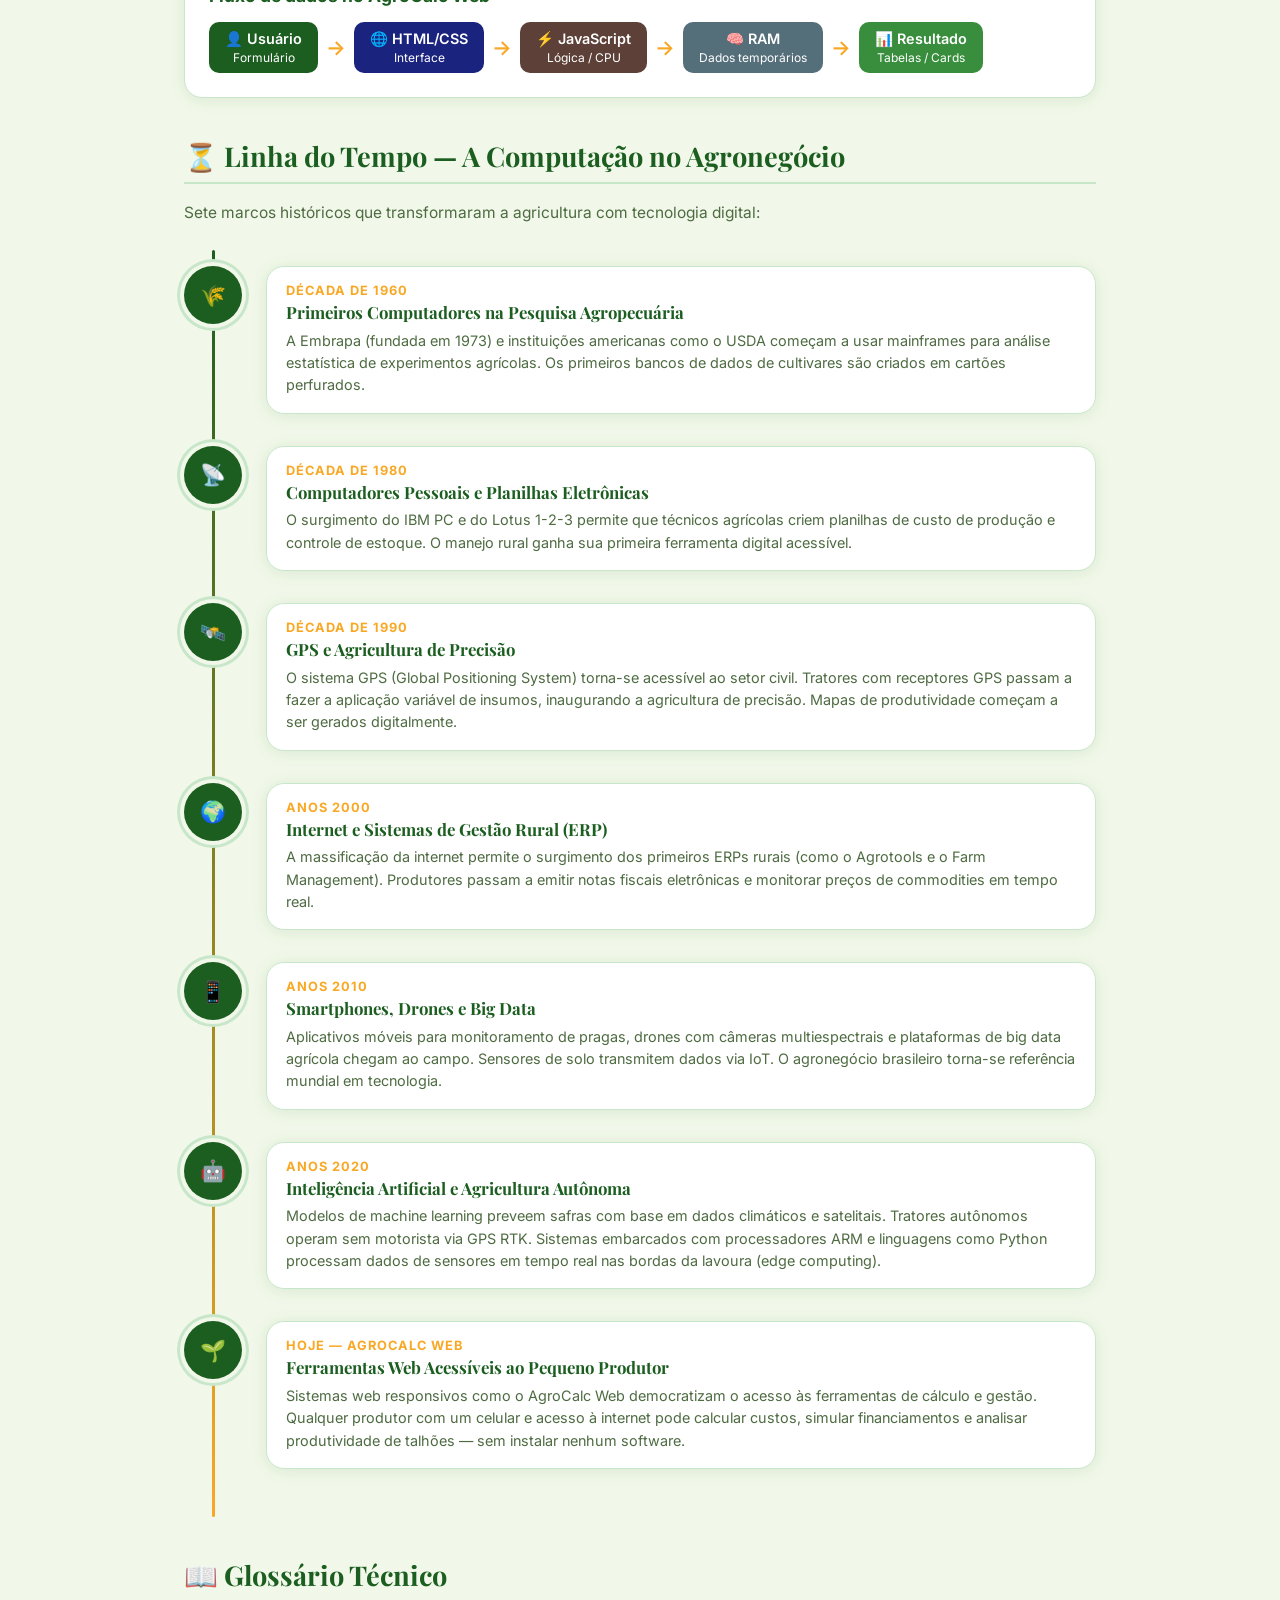
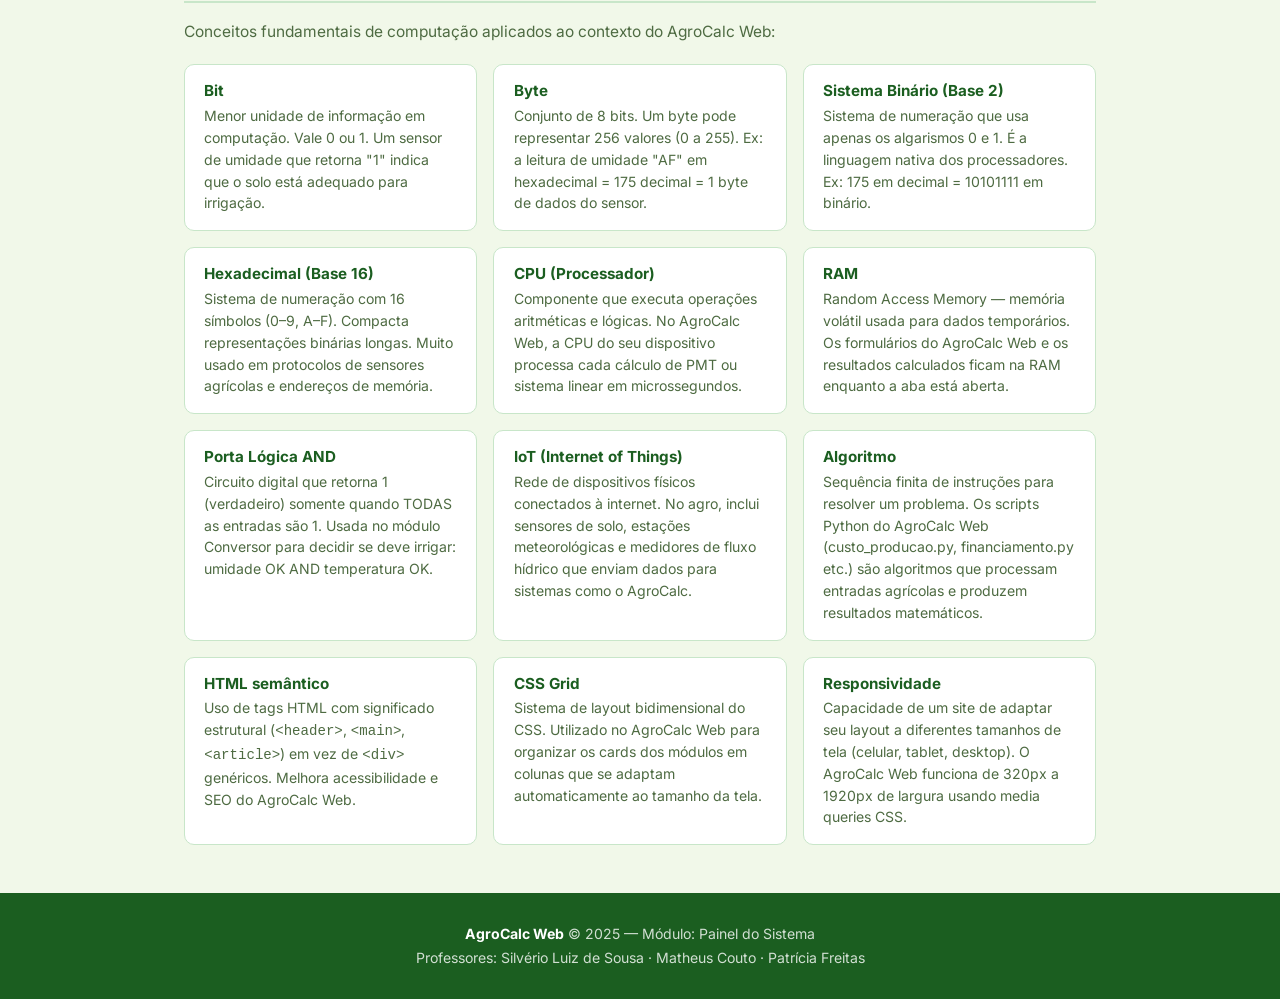
<file: painel.html>
<!DOCTYPE html>
<html lang="pt-BR">
<head>
  <meta charset="UTF-8">
  <meta name="viewport" content="width=device-width, initial-scale=1.0">
  <title>AgroCalc Web — Painel do Sistema</title>
  <link rel="stylesheet" href="style.css">
  <link href="https://fonts.googleapis.com/css2?family=Playfair+Display:wght@600;700&family=Inter:wght@400;500;600;700&display=swap" rel="stylesheet">
</head>
<body>

<header>
  <nav class="navbar">
    <div class="logo">🌱 AgroCalc Web</div>
    <ul class="nav-links" id="navLinks">
      <li><a href="index.html">Início</a></li>
      <li><a href="custo.html">Custo</a></li>
      <li><a href="financiamento.html">Financiamento</a></li>
      <li><a href="conversor.html">Conversor</a></li>
      <li><a href="talhoes.html">Talhões</a></li>
      <li><a href="blend.html">Blend NPK</a></li>
      <li><a href="painel.html" class="ativo">Painel</a></li>
    </ul>
    <button class="btn-tema" id="btnTema" title="Alternar tema">🌙</button>
    <button class="hamburger" id="hamburger" aria-label="Menu" aria-expanded="false">
      <span></span><span></span><span></span>
    </button>
  </nav>
</header>

<main>

  <section class="hero" style="padding:3rem 2rem 2.5rem;">
    <div class="hero-conteudo">
      <h1>🏛️ Painel do Sistema — Como Funciona</h1>
      <p>Arquitetura de computadores, linha do tempo do agro digital e glossário técnico</p>
    </div>
  </section>

  <section class="secao-conteudo">

    <!-- ── Arquitetura de Computadores ── -->
    <h2>🖥️ Arquitetura do Computador e o AgroCalc Web</h2>
    <p style="margin-bottom:1.5rem; color:var(--cor-texto-suave);">
      Todo sistema digital — incluindo o AgroCalc Web — depende de uma arquitetura de hardware e software que processa, armazena e exibe informações. Entender essa estrutura é fundamental para qualquer profissional de tecnologia.
    </p>

    <div class="cards-grid" style="padding:0; margin-bottom:2.5rem;">

      <div class="card">
        <div class="card-icone">⚙️</div>
        <h3>CPU — Unidade Central de Processamento</h3>
        <p>O "cérebro" do computador. Executa instruções em linguagem de máquina (binário). No AgroCalc Web, a CPU interpreta o JavaScript que realiza os cálculos de custo, PMT e conversões numéricas.</p>
        <div class="card-tags">
          <span class="tag">Processamento</span>
          <span class="tag">Binário</span>
          <span class="tag">Clock</span>
        </div>
      </div>

      <div class="card">
        <div class="card-icone">🧠</div>
        <h3>RAM — Memória de Acesso Aleatório</h3>
        <p>Armazenamento temporário e volátil. Quando o usuário preenche os formulários do AgroCalc Web, os valores ficam na RAM do navegador até serem processados ou a aba ser fechada.</p>
        <div class="card-tags">
          <span class="tag">Temporária</span>
          <span class="tag">Volátil</span>
          <span class="tag">Alta velocidade</span>
        </div>
      </div>

      <div class="card">
        <div class="card-icone">💾</div>
        <h3>Armazenamento — SSD / HDD</h3>
        <p>Memória permanente e não volátil. Os arquivos HTML, CSS e Python do AgroCalc Web ficam armazenados no disco. O localStorage do navegador salva a preferência de tema (claro/escuro).</p>
        <div class="card-tags">
          <span class="tag">Permanente</span>
          <span class="tag">Não volátil</span>
          <span class="tag">localStorage</span>
        </div>
      </div>

      <div class="card">
        <div class="card-icone">🌐</div>
        <h3>Navegador — Interface de Saída</h3>
        <p>O navegador (Chrome, Firefox, Edge) interpreta o HTML e CSS, executa o JavaScript e renderiza a interface visual do AgroCalc Web na tela do usuário. É o equivalente ao monitor e placa de vídeo.</p>
        <div class="card-tags">
          <span class="tag">Renderização</span>
          <span class="tag">DOM</span>
          <span class="tag">JavaScript Engine</span>
        </div>
      </div>

    </div>

    <!-- Diagrama de fluxo -->
    <div style="background:var(--cor-fundo-card); border:1px solid var(--cor-borda); border-radius:var(--raio-lg); padding:1.5rem; margin-bottom:2.5rem; box-shadow:var(--sombra); overflow-x:auto;">
      <h3 style="color:var(--cor-primaria); margin-bottom:1rem;">Fluxo de dados no AgroCalc Web</h3>
      <div style="display:flex; align-items:center; gap:0.5rem; flex-wrap:wrap; font-size:0.9rem; font-weight:600;">
        <div style="background:var(--cor-primaria); color:#fff; padding:0.5rem 1rem; border-radius:var(--raio); text-align:center;">👤 Usuário<br><small style="font-weight:400;">Formulário</small></div>
        <span style="color:var(--cor-destaque); font-size:1.3rem;">→</span>
        <div style="background:var(--cor-acento); color:#fff; padding:0.5rem 1rem; border-radius:var(--raio); text-align:center;">🌐 HTML/CSS<br><small style="font-weight:400;">Interface</small></div>
        <span style="color:var(--cor-destaque); font-size:1.3rem;">→</span>
        <div style="background:#5D4037; color:#fff; padding:0.5rem 1rem; border-radius:var(--raio); text-align:center;">⚡ JavaScript<br><small style="font-weight:400;">Lógica / CPU</small></div>
        <span style="color:var(--cor-destaque); font-size:1.3rem;">→</span>
        <div style="background:#546E7A; color:#fff; padding:0.5rem 1rem; border-radius:var(--raio); text-align:center;">🧠 RAM<br><small style="font-weight:400;">Dados temporários</small></div>
        <span style="color:var(--cor-destaque); font-size:1.3rem;">→</span>
        <div style="background:var(--cor-secundaria); color:#fff; padding:0.5rem 1rem; border-radius:var(--raio); text-align:center;">📊 Resultado<br><small style="font-weight:400;">Tabelas / Cards</small></div>
      </div>
    </div>

    <!-- ── Linha do tempo ── -->
    <h2>⏳ Linha do Tempo — A Computação no Agronegócio</h2>
    <p style="margin-bottom:1.5rem; color:var(--cor-texto-suave);">Sete marcos históricos que transformaram a agricultura com tecnologia digital:</p>

    <div class="timeline">

      <div class="timeline-item">
        <div class="timeline-ponto">🌾</div>
        <div class="timeline-body">
          <div class="timeline-ano">Década de 1960</div>
          <h4>Primeiros Computadores na Pesquisa Agropecuária</h4>
          <p>A Embrapa (fundada em 1973) e instituições americanas como o USDA começam a usar mainframes para análise estatística de experimentos agrícolas. Os primeiros bancos de dados de cultivares são criados em cartões perfurados.</p>
        </div>
      </div>

      <div class="timeline-item">
        <div class="timeline-ponto">📡</div>
        <div class="timeline-body">
          <div class="timeline-ano">Década de 1980</div>
          <h4>Computadores Pessoais e Planilhas Eletrônicas</h4>
          <p>O surgimento do IBM PC e do Lotus 1-2-3 permite que técnicos agrícolas criem planilhas de custo de produção e controle de estoque. O manejo rural ganha sua primeira ferramenta digital acessível.</p>
        </div>
      </div>

      <div class="timeline-item">
        <div class="timeline-ponto">🛰️</div>
        <div class="timeline-body">
          <div class="timeline-ano">Década de 1990</div>
          <h4>GPS e Agricultura de Precisão</h4>
          <p>O sistema GPS (Global Positioning System) torna-se acessível ao setor civil. Tratores com receptores GPS passam a fazer a aplicação variável de insumos, inaugurando a agricultura de precisão. Mapas de produtividade começam a ser gerados digitalmente.</p>
        </div>
      </div>

      <div class="timeline-item">
        <div class="timeline-ponto">🌍</div>
        <div class="timeline-body">
          <div class="timeline-ano">Anos 2000</div>
          <h4>Internet e Sistemas de Gestão Rural (ERP)</h4>
          <p>A massificação da internet permite o surgimento dos primeiros ERPs rurais (como o Agrotools e o Farm Management). Produtores passam a emitir notas fiscais eletrônicas e monitorar preços de commodities em tempo real.</p>
        </div>
      </div>

      <div class="timeline-item">
        <div class="timeline-ponto">📱</div>
        <div class="timeline-body">
          <div class="timeline-ano">Anos 2010</div>
          <h4>Smartphones, Drones e Big Data</h4>
          <p>Aplicativos móveis para monitoramento de pragas, drones com câmeras multiespectrais e plataformas de big data agrícola chegam ao campo. Sensores de solo transmitem dados via IoT. O agronegócio brasileiro torna-se referência mundial em tecnologia.</p>
        </div>
      </div>

      <div class="timeline-item">
        <div class="timeline-ponto">🤖</div>
        <div class="timeline-body">
          <div class="timeline-ano">Anos 2020</div>
          <h4>Inteligência Artificial e Agricultura Autônoma</h4>
          <p>Modelos de machine learning preveem safras com base em dados climáticos e satelitais. Tratores autônomos operam sem motorista via GPS RTK. Sistemas embarcados com processadores ARM e linguagens como Python processam dados de sensores em tempo real nas bordas da lavoura (edge computing).</p>
        </div>
      </div>

      <div class="timeline-item">
        <div class="timeline-ponto">🌱</div>
        <div class="timeline-body">
          <div class="timeline-ano">Hoje — AgroCalc Web</div>
          <h4>Ferramentas Web Acessíveis ao Pequeno Produtor</h4>
          <p>Sistemas web responsivos como o AgroCalc Web democratizam o acesso às ferramentas de cálculo e gestão. Qualquer produtor com um celular e acesso à internet pode calcular custos, simular financiamentos e analisar produtividade de talhões — sem instalar nenhum software.</p>
        </div>
      </div>

    </div>

    <!-- ── Glossário ── -->
    <h2 style="margin-top:2.5rem;">📖 Glossário Técnico</h2>
    <p style="margin-bottom:1.2rem; color:var(--cor-texto-suave);">Conceitos fundamentais de computação aplicados ao contexto do AgroCalc Web:</p>

    <dl class="glossario-grid">
      <div class="glossario-item">
        <dt>Bit</dt>
        <dd>Menor unidade de informação em computação. Vale 0 ou 1. Um sensor de umidade que retorna "1" indica que o solo está adequado para irrigação.</dd>
      </div>
      <div class="glossario-item">
        <dt>Byte</dt>
        <dd>Conjunto de 8 bits. Um byte pode representar 256 valores (0 a 255). Ex: a leitura de umidade "AF" em hexadecimal = 175 decimal = 1 byte de dados do sensor.</dd>
      </div>
      <div class="glossario-item">
        <dt>Sistema Binário (Base 2)</dt>
        <dd>Sistema de numeração que usa apenas os algarismos 0 e 1. É a linguagem nativa dos processadores. Ex: 175 em decimal = 10101111 em binário.</dd>
      </div>
      <div class="glossario-item">
        <dt>Hexadecimal (Base 16)</dt>
        <dd>Sistema de numeração com 16 símbolos (0–9, A–F). Compacta representações binárias longas. Muito usado em protocolos de sensores agrícolas e endereços de memória.</dd>
      </div>
      <div class="glossario-item">
        <dt>CPU (Processador)</dt>
        <dd>Componente que executa operações aritméticas e lógicas. No AgroCalc Web, a CPU do seu dispositivo processa cada cálculo de PMT ou sistema linear em microssegundos.</dd>
      </div>
      <div class="glossario-item">
        <dt>RAM</dt>
        <dd>Random Access Memory — memória volátil usada para dados temporários. Os formulários do AgroCalc Web e os resultados calculados ficam na RAM enquanto a aba está aberta.</dd>
      </div>
      <div class="glossario-item">
        <dt>Porta Lógica AND</dt>
        <dd>Circuito digital que retorna 1 (verdadeiro) somente quando TODAS as entradas são 1. Usada no módulo Conversor para decidir se deve irrigar: umidade OK AND temperatura OK.</dd>
      </div>
      <div class="glossario-item">
        <dt>IoT (Internet of Things)</dt>
        <dd>Rede de dispositivos físicos conectados à internet. No agro, inclui sensores de solo, estações meteorológicas e medidores de fluxo hídrico que enviam dados para sistemas como o AgroCalc.</dd>
      </div>
      <div class="glossario-item">
        <dt>Algoritmo</dt>
        <dd>Sequência finita de instruções para resolver um problema. Os scripts Python do AgroCalc Web (custo_producao.py, financiamento.py etc.) são algoritmos que processam entradas agrícolas e produzem resultados matemáticos.</dd>
      </div>
      <div class="glossario-item">
        <dt>HTML semântico</dt>
        <dd>Uso de tags HTML com significado estrutural (<code>&lt;header&gt;</code>, <code>&lt;main&gt;</code>, <code>&lt;article&gt;</code>) em vez de <code>&lt;div&gt;</code> genéricos. Melhora acessibilidade e SEO do AgroCalc Web.</dd>
      </div>
      <div class="glossario-item">
        <dt>CSS Grid</dt>
        <dd>Sistema de layout bidimensional do CSS. Utilizado no AgroCalc Web para organizar os cards dos módulos em colunas que se adaptam automaticamente ao tamanho da tela.</dd>
      </div>
      <div class="glossario-item">
        <dt>Responsividade</dt>
        <dd>Capacidade de um site de adaptar seu layout a diferentes tamanhos de tela (celular, tablet, desktop). O AgroCalc Web funciona de 320px a 1920px de largura usando media queries CSS.</dd>
      </div>
    </dl>

  </section>

</main>

<footer>
  <p><strong>AgroCalc Web</strong> &copy; 2025 — Módulo: Painel do Sistema</p>
  <p>Professores: Silvério Luiz de Sousa · Matheus Couto · Patrícia Freitas</p>
</footer>

<script>
  const hamburger = document.getElementById('hamburger');
  const navLinks  = document.getElementById('navLinks');
  hamburger.addEventListener('click', () => {
    const ab = navLinks.classList.toggle('aberto');
    hamburger.classList.toggle('aberto', ab);
    hamburger.setAttribute('aria-expanded', ab);
  });
  const btnTema = document.getElementById('btnTema');
  if (localStorage.getItem('agrocalc-tema') === 'dark') {
    document.body.classList.add('dark-mode'); btnTema.textContent = '☀️';
  }
  btnTema.addEventListener('click', () => {
    document.body.classList.toggle('dark-mode');
    const escuro = document.body.classList.contains('dark-mode');
    btnTema.textContent = escuro ? '☀️' : '🌙';
    localStorage.setItem('agrocalc-tema', escuro ? 'dark' : 'light');
  });
</script>

</body>
</html>
</file>
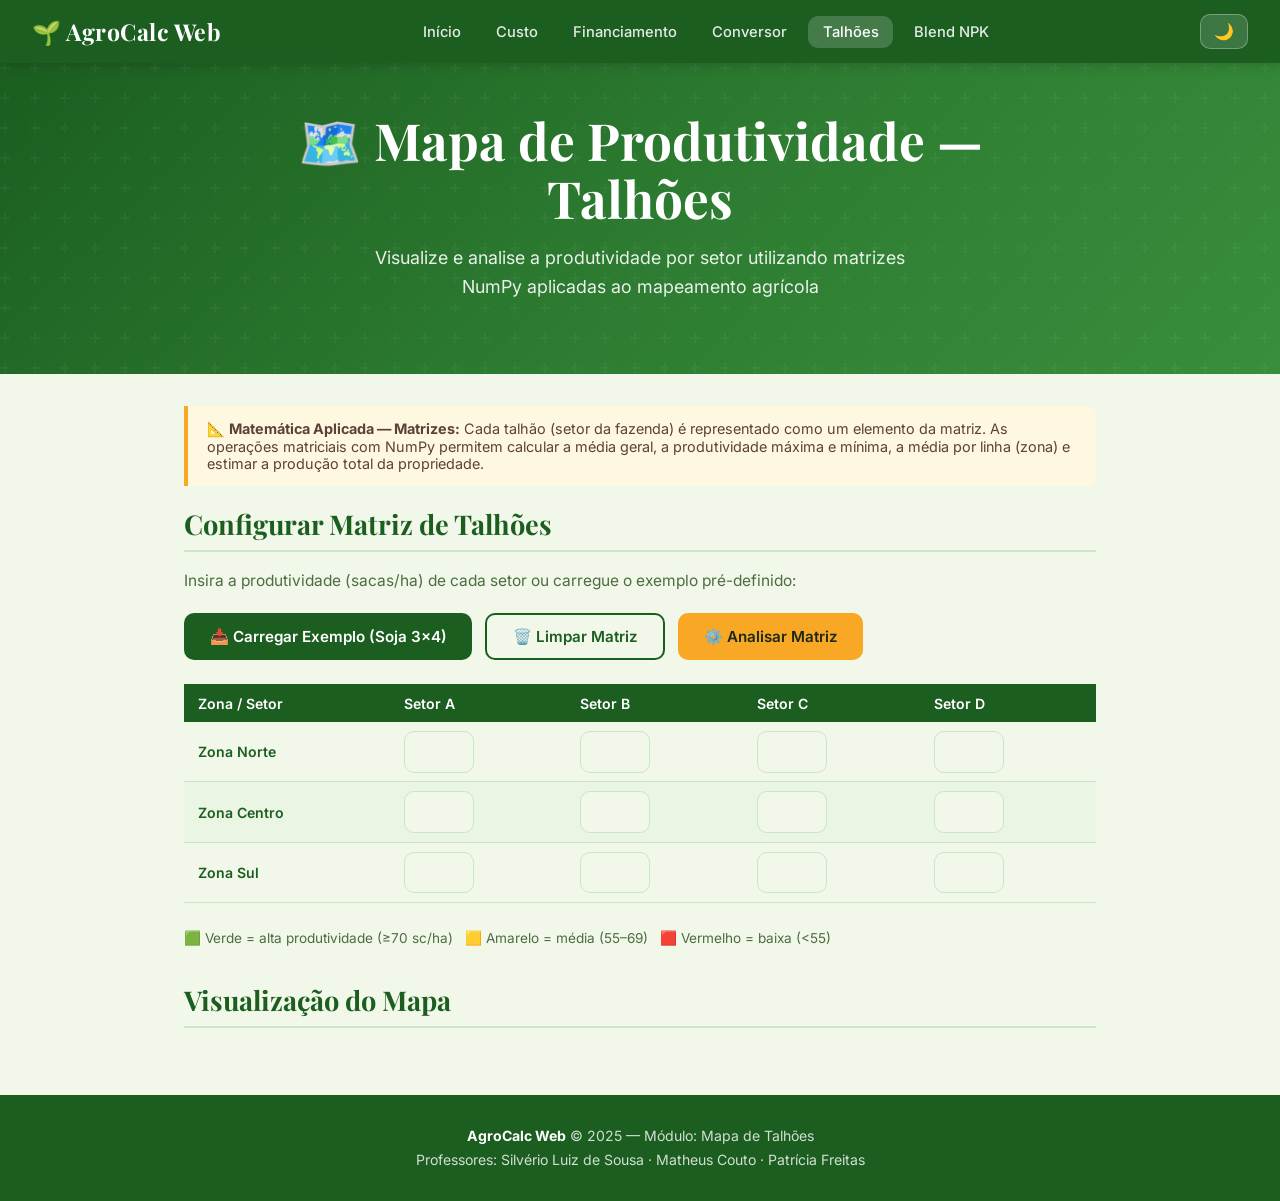
<file: talhoes.html>
<!DOCTYPE html>
<html lang="pt-BR">
<head>
  <meta charset="UTF-8">
  <meta name="viewport" content="width=device-width, initial-scale=1.0">
  <title>AgroCalc Web — Mapa de Talhões</title>
  <link rel="stylesheet" href="style.css">
  <link href="https://fonts.googleapis.com/css2?family=Playfair+Display:wght@600;700&family=Inter:wght@400;500;600;700&display=swap" rel="stylesheet">
</head>
<body>

<header>
  <nav class="navbar">
    <div class="logo">🌱 AgroCalc Web</div>
    <ul class="nav-links" id="navLinks">
      <li><a href="index.html">Início</a></li>
      <li><a href="custo.html">Custo</a></li>
      <li><a href="financiamento.html">Financiamento</a></li>
      <li><a href="conversor.html">Conversor</a></li>
      <li><a href="talhoes.html" class="ativo">Talhões</a></li>
      <li><a href="blend.html">Blend NPK</a></li>
    </ul>
    <button class="btn-tema" id="btnTema" title="Alternar tema">🌙</button>
    <button class="hamburger" id="hamburger" aria-label="Menu" aria-expanded="false">
      <span></span><span></span><span></span>
    </button>
  </nav>
</header>

<main>
  <section class="hero" style="padding:3rem 2rem 2.5rem;">
    <div class="hero-conteudo">
      <h1>🗺️ Mapa de Produtividade — Talhões</h1>
      <p>Visualize e analise a produtividade por setor utilizando matrizes NumPy aplicadas ao mapeamento agrícola</p>
    </div>
  </section>

  <section class="secao-conteudo">

    <div class="aviso">
      📐 <strong>Matemática Aplicada — Matrizes:</strong> Cada talhão (setor da fazenda) é representado como um elemento da matriz. As operações matriciais com NumPy permitem calcular a média geral, a produtividade máxima e mínima, a média por linha (zona) e estimar a produção total da propriedade.
    </div>

    <!-- Configuração da matriz -->
    <h2>Configurar Matriz de Talhões</h2>
    <p style="margin-bottom:1.2rem; color:var(--cor-texto-suave);">Insira a produtividade (sacas/ha) de cada setor ou carregue o exemplo pré-definido:</p>

    <div style="display:flex; gap:0.8rem; flex-wrap:wrap; margin-bottom:1.5rem;">
      <button class="btn" onclick="carregarExemplo()">📥 Carregar Exemplo (Soja 3×4)</button>
      <button class="btn btn-outline" onclick="limparMatriz()">🗑️ Limpar Matriz</button>
      <button class="btn btn-destaque" onclick="analisarMatriz()">⚙️ Analisar Matriz</button>
    </div>

    <!-- Inputs da matriz 3x4 -->
    <div style="overflow-x:auto; margin-bottom:1.5rem;">
      <table id="tabelaInput" style="min-width:360px;">
        <thead>
          <tr>
            <th>Zona / Setor</th>
            <th>Setor A</th>
            <th>Setor B</th>
            <th>Setor C</th>
            <th>Setor D</th>
          </tr>
        </thead>
        <tbody id="inputBody"></tbody>
      </table>
    </div>

    <p style="font-size:0.85rem; color:var(--cor-texto-suave);">
      🟩 Verde = alta produtividade (≥70 sc/ha) &nbsp; 🟨 Amarelo = média (55–69) &nbsp; 🟥 Vermelho = baixa (&lt;55)
    </p>

    <!-- Resultado da análise -->
    <div class="resultado-box" id="resultadoTalhao" style="margin-top:1.5rem;">
      <h4>📊 Análise Matricial</h4>
      <div class="resultado-item"><span>Média Geral</span><span class="valor" id="mediaGeral">—</span></div>
      <div class="resultado-item"><span>Maior produtividade</span><span class="valor" id="maiorProd">—</span></div>
      <div class="resultado-item"><span>Menor produtividade</span><span class="valor" id="menorProd">—</span></div>
      <div class="resultado-item"><span>Média Zona Norte</span><span class="valor" id="mediaNorte">—</span></div>
      <div class="resultado-item"><span>Média Zona Centro</span><span class="valor" id="mediaCentro">—</span></div>
      <div class="resultado-item"><span>Média Zona Sul</span><span class="valor" id="mediaSul">—</span></div>
      <div class="resultado-item"><span>Estimativa total (300 ha)</span><span class="valor" id="estimTotal">—</span></div>
    </div>

    <!-- Visualização visual da matriz -->
    <h2 style="margin-top:2rem;">Visualização do Mapa</h2>
    <div class="tabela-wrapper">
      <table class="matriz-visual" id="mapaVisual" style="display:none;">
        <thead>
          <tr>
            <th>Zona</th>
            <th>Setor A</th>
            <th>Setor B</th>
            <th>Setor C</th>
            <th>Setor D</th>
            <th>Média</th>
          </tr>
        </thead>
        <tbody id="mapaBody"></tbody>
      </table>
    </div>

  </section>
</main>

<footer>
  <p><strong>AgroCalc Web</strong> &copy; 2025 — Módulo: Mapa de Talhões</p>
  <p>Professores: Silvério Luiz de Sousa · Matheus Couto · Patrícia Freitas</p>
</footer>

<script>
  // ── Dark mode e menu ──
  const hamburger = document.getElementById('hamburger');
  const navLinks  = document.getElementById('navLinks');
  hamburger.addEventListener('click', () => {
    const ab = navLinks.classList.toggle('aberto');
    hamburger.classList.toggle('aberto', ab);
    hamburger.setAttribute('aria-expanded', ab);
  });
  const btnTema = document.getElementById('btnTema');
  if (localStorage.getItem('agrocalc-tema') === 'dark') {
    document.body.classList.add('dark-mode'); btnTema.textContent = '☀️';
  }
  btnTema.addEventListener('click', () => {
    document.body.classList.toggle('dark-mode');
    const escuro = document.body.classList.contains('dark-mode');
    btnTema.textContent = escuro ? '☀️' : '🌙';
    localStorage.setItem('agrocalc-tema', escuro ? 'dark' : 'light');
  });

  // ── Dados ──
  const zonas = ['Zona Norte', 'Zona Centro', 'Zona Sul'];
  const exemploDados = [[62, 58, 71, 65],[70, 80, 75, 68],[55, 60, 58, 63]];

  // Gera inputs da matriz
  function gerarInputs(dados) {
    const tbody = document.getElementById('inputBody');
    tbody.innerHTML = '';
    for (let i = 0; i < 3; i++) {
      let cells = `<td style="font-weight:600; color:var(--cor-primaria);">${zonas[i]}</td>`;
      for (let j = 0; j < 4; j++) {
        const val = dados ? dados[i][j] : '';
        cells += `<td><input type="number" id="m${i}${j}" value="${val}" min="0" max="200" step="0.1" style="width:70px; text-align:center;"></td>`;
      }
      tbody.innerHTML += `<tr>${cells}</tr>`;
    }
  }

  function lerMatriz() {
    const mat = [];
    for (let i = 0; i < 3; i++) {
      const linha = [];
      for (let j = 0; j < 4; j++) {
        const v = parseFloat(document.getElementById(`m${i}${j}`).value);
        if (isNaN(v)) return null;
        linha.push(v);
      }
      mat.push(linha);
    }
    return mat;
  }

  function carregarExemplo() { gerarInputs(exemploDados); analisarMatriz(); }
  function limparMatriz()   { gerarInputs(null); document.getElementById('resultadoTalhao').classList.remove('visivel'); document.getElementById('mapaVisual').style.display='none'; }

  function classeProd(v) {
    if (v >= 70) return 'prod-alta';
    if (v >= 55) return 'prod-media';
    return 'prod-baixa';
  }

  function analisarMatriz() {
    const mat = lerMatriz();
    if (!mat) { alert('Preencha todos os campos com valores numéricos.'); return; }

    const flat  = mat.flat();
    const total = flat.reduce((a,b) => a+b, 0);
    const n     = flat.length;
    const media = total / n;
    const max   = Math.max(...flat);
    const min   = Math.min(...flat);
    const mediasPorLinha = mat.map(l => l.reduce((a,b)=>a+b,0)/l.length);
    const haPorSetor = 300 / n;
    const estimTotal = flat.reduce((acc, v) => acc + v * haPorSetor, 0);

    document.getElementById('mediaGeral').textContent   = media.toFixed(1) + ' sc/ha';
    document.getElementById('maiorProd').textContent    = max + ' sc/ha';
    document.getElementById('menorProd').textContent    = min + ' sc/ha';
    document.getElementById('mediaNorte').textContent   = mediasPorLinha[0].toFixed(1) + ' sc/ha';
    document.getElementById('mediaCentro').textContent  = mediasPorLinha[1].toFixed(1) + ' sc/ha';
    document.getElementById('mediaSul').textContent     = mediasPorLinha[2].toFixed(1) + ' sc/ha';
    document.getElementById('estimTotal').textContent   = Math.round(estimTotal).toLocaleString('pt-BR') + ' sacas';

    document.getElementById('resultadoTalhao').classList.add('visivel');

    // Mapa visual
    const mapaBody = document.getElementById('mapaBody');
    mapaBody.innerHTML = '';
    mat.forEach((linha, i) => {
      const mediaLinha = mediasPorLinha[i];
      let cells = `<td style="font-weight:600;">${zonas[i]}</td>`;
      linha.forEach(v => {
        cells += `<td class="${classeProd(v)}">${v}</td>`;
      });
      cells += `<td class="${classeProd(mediaLinha)}" style="font-style:italic;">${mediaLinha.toFixed(1)}</td>`;
      mapaBody.innerHTML += `<tr>${cells}</tr>`;
    });
    document.getElementById('mapaVisual').style.display = 'table';
  }

  // Inicializar
  gerarInputs(null);
</script>

</body>
</html>
</file>
<file: style.css>
/* ============================================================
   style.css — AgroCalc Web
   Projeto Integrador — UC1 Linguagem de Apresentação e
   Estruturação de Conteúdos
   ============================================================ */

/* ── Variáveis CSS (paleta, tipografia, espaçamento) ───────── */
:root {
  --cor-primaria:    #1B5E20;   /* verde escuro agro */
  --cor-secundaria:  #388E3C;   /* verde médio */
  --cor-destaque:    #F9A825;   /* âmbar colheita */
  --cor-acento:      #1A237E;   /* azul índigo */
  --cor-fundo:       #F1F8E9;   /* verde-creme */
  --cor-fundo-card:  #FFFFFF;
  --cor-texto:       #1B2A17;
  --cor-texto-suave: #4E6B42;
  --cor-borda:       #C8E6C9;
  --fonte-display:   'Playfair Display', serif;
  --fonte-corpo:     'Inter', sans-serif;
  --raio:            10px;
  --raio-lg:         18px;
  --sombra:          0 2px 16px rgba(27, 94, 32, 0.10);
  --sombra-hover:    0 8px 32px rgba(27, 94, 32, 0.18);
  --transicao:       0.25s ease;
}

/* ── Dark mode ─────────────────────────────────────────────── */
body.dark-mode {
  --cor-primaria:    #A5D6A7;
  --cor-secundaria:  #81C784;
  --cor-destaque:    #FFD54F;
  --cor-acento:      #90CAF9;
  --cor-fundo:       #121F0F;
  --cor-fundo-card:  #1C2E19;
  --cor-texto:       #E8F5E9;
  --cor-texto-suave: #A5D6A7;
  --cor-borda:       #2E4628;
  --sombra:          0 2px 16px rgba(0, 0, 0, 0.40);
  --sombra-hover:    0 8px 32px rgba(0, 0, 0, 0.55);
}

/* ── Reset e base ──────────────────────────────────────────── */
*, *::before, *::after { box-sizing: border-box; margin: 0; padding: 0; }

html { scroll-behavior: smooth; }

body {
  font-family: var(--fonte-corpo);
  background: var(--cor-fundo);
  color: var(--cor-texto);
  min-height: 100vh;
  transition: background var(--transicao), color var(--transicao);
}

a { color: var(--cor-secundaria); text-decoration: none; }
a:hover { text-decoration: underline; }

img { max-width: 100%; height: auto; }

/* ── Navbar ─────────────────────────────────────────────────── */
.navbar {
  position: sticky;
  top: 0;
  z-index: 100;
  display: flex;
  align-items: center;
  justify-content: space-between;
  padding: 0.85rem 2rem;
  background: var(--cor-primaria);
  box-shadow: 0 2px 12px rgba(0,0,0,0.18);
}

.logo {
  font-family: var(--fonte-display);
  font-size: 1.45rem;
  font-weight: 700;
  color: #fff;
  display: flex;
  align-items: center;
  gap: 0.5rem;
  letter-spacing: 0.5px;
}

.nav-links {
  display: flex;
  list-style: none;
  gap: 0.4rem;
}

.nav-links a {
  color: rgba(255,255,255,0.88);
  padding: 0.45rem 0.9rem;
  border-radius: var(--raio);
  font-size: 0.92rem;
  font-weight: 500;
  transition: background var(--transicao), color var(--transicao);
}

.nav-links a:hover,
.nav-links a.ativo {
  background: rgba(255,255,255,0.18);
  color: #fff;
  text-decoration: none;
}

/* toggle dark mode */
.btn-tema {
  background: rgba(255,255,255,0.15);
  border: 1px solid rgba(255,255,255,0.3);
  color: #fff;
  padding: 0.45rem 0.8rem;
  border-radius: var(--raio);
  cursor: pointer;
  font-size: 1rem;
  transition: background var(--transicao);
  margin-left: 0.6rem;
}
.btn-tema:hover { background: rgba(255,255,255,0.28); }

/* menu hambúrguer */
.hamburger {
  display: none;
  flex-direction: column;
  gap: 5px;
  background: none;
  border: none;
  cursor: pointer;
  padding: 4px;
}
.hamburger span {
  display: block;
  width: 25px;
  height: 2px;
  background: #fff;
  border-radius: 2px;
  transition: transform var(--transicao), opacity var(--transicao);
}
.hamburger.aberto span:nth-child(1) { transform: translateY(7px) rotate(45deg); }
.hamburger.aberto span:nth-child(2) { opacity: 0; }
.hamburger.aberto span:nth-child(3) { transform: translateY(-7px) rotate(-45deg); }

/* ── Hero ──────────────────────────────────────────────────── */
.hero {
  background: linear-gradient(135deg, var(--cor-primaria) 0%, #2E7D32 55%, #388E3C 100%);
  color: #fff;
  padding: 5rem 2rem 4rem;
  text-align: center;
  position: relative;
  overflow: hidden;
}

.hero::before {
  content: '';
  position: absolute;
  inset: 0;
  background: url("data:image/svg+xml,%3Csvg width='60' height='60' viewBox='0 0 60 60' xmlns='http://www.w3.org/2000/svg'%3E%3Cg fill='none' fill-rule='evenodd'%3E%3Cg fill='%23ffffff' fill-opacity='0.04'%3E%3Cpath d='M36 34v-4h-2v4h-4v2h4v4h2v-4h4v-2h-4zm0-30V0h-2v4h-4v2h4v4h2V6h4V4h-4zM6 34v-4H4v4H0v2h4v4h2v-4h4v-2H6zM6 4V0H4v4H0v2h4v4h2V6h4V4H6z'/%3E%3C/g%3E%3C/g%3E%3C/svg%3E");
}

.hero-conteudo { position: relative; z-index: 1; max-width: 750px; margin: 0 auto; }

.hero h1 {
  font-family: var(--fonte-display);
  font-size: clamp(2rem, 5vw, 3.2rem);
  font-weight: 700;
  line-height: 1.15;
  margin-bottom: 1rem;
}

.hero p {
  font-size: 1.12rem;
  opacity: 0.9;
  max-width: 560px;
  margin: 0 auto 2rem;
  line-height: 1.6;
}

.hero-badges {
  display: flex;
  gap: 0.7rem;
  justify-content: center;
  flex-wrap: wrap;
}

.badge {
  background: rgba(255,255,255,0.18);
  border: 1px solid rgba(255,255,255,0.35);
  color: #fff;
  padding: 0.35rem 0.9rem;
  border-radius: 999px;
  font-size: 0.82rem;
  font-weight: 500;
}

/* ── Grid de cards ──────────────────────────────────────────── */
.secao-titulo {
  text-align: center;
  padding: 3rem 2rem 1.5rem;
}

.secao-titulo h2 {
  font-family: var(--fonte-display);
  font-size: 1.9rem;
  color: var(--cor-primaria);
  margin-bottom: 0.5rem;
}

.secao-titulo p {
  color: var(--cor-texto-suave);
  font-size: 1rem;
}

.cards-grid {
  display: grid;
  grid-template-columns: repeat(auto-fit, minmax(280px, 1fr));
  gap: 1.5rem;
  padding: 1rem 2rem 3rem;
  max-width: 1200px;
  margin: 0 auto;
}

/* ── Card ────────────────────────────────────────────────────── */
@keyframes fadeUp {
  from { opacity: 0; transform: translateY(28px); }
  to   { opacity: 1; transform: translateY(0); }
}

.card {
  background: var(--cor-fundo-card);
  border-radius: var(--raio-lg);
  box-shadow: var(--sombra);
  padding: 1.8rem 1.6rem;
  animation: fadeUp 0.45s ease both;
  transition: transform var(--transicao), box-shadow var(--transicao);
  border: 1px solid var(--cor-borda);
  display: flex;
  flex-direction: column;
  gap: 0.8rem;
}

.card:nth-child(1) { animation-delay: 0.05s; }
.card:nth-child(2) { animation-delay: 0.10s; }
.card:nth-child(3) { animation-delay: 0.15s; }
.card:nth-child(4) { animation-delay: 0.20s; }
.card:nth-child(5) { animation-delay: 0.25s; }
.card:nth-child(6) { animation-delay: 0.30s; }

.card:hover {
  transform: translateY(-6px);
  box-shadow: var(--sombra-hover);
}

.card-icone {
  font-size: 2.2rem;
  line-height: 1;
}

.card h3 {
  font-family: var(--fonte-display);
  font-size: 1.2rem;
  color: var(--cor-primaria);
}

.card p {
  color: var(--cor-texto-suave);
  font-size: 0.92rem;
  line-height: 1.55;
  flex: 1;
}

.card-tags {
  display: flex;
  flex-wrap: wrap;
  gap: 0.4rem;
}

.tag {
  background: var(--cor-fundo);
  color: var(--cor-secundaria);
  border: 1px solid var(--cor-borda);
  padding: 0.2rem 0.6rem;
  border-radius: 999px;
  font-size: 0.75rem;
  font-weight: 600;
}

.card .btn { margin-top: 0.4rem; width: 100%; }

/* ── Botões ──────────────────────────────────────────────────── */
.btn {
  display: inline-block;
  background: var(--cor-primaria);
  color: #fff;
  border: none;
  padding: 0.75rem 1.6rem;
  border-radius: var(--raio);
  cursor: pointer;
  font-family: var(--fonte-corpo);
  font-size: 0.95rem;
  font-weight: 600;
  text-align: center;
  transition: background var(--transicao), transform 0.1s ease, box-shadow var(--transicao);
  text-decoration: none;
}

.btn:hover {
  background: var(--cor-secundaria);
  text-decoration: none;
  color: #fff;
  box-shadow: 0 4px 14px rgba(56, 142, 60, 0.35);
}

.btn:active { transform: scale(0.97); }

.btn-destaque {
  background: var(--cor-destaque);
  color: var(--cor-texto);
}
.btn-destaque:hover { background: #E65100; color: #fff; }

.btn-outline {
  background: transparent;
  color: var(--cor-primaria);
  border: 2px solid var(--cor-primaria);
}
.btn-outline:hover { background: var(--cor-primaria); color: #fff; }

/* ── Formulários ─────────────────────────────────────────────── */
.form-grupo {
  display: flex;
  flex-direction: column;
  gap: 0.4rem;
  margin-bottom: 1.1rem;
}

label {
  font-size: 0.9rem;
  font-weight: 600;
  color: var(--cor-texto-suave);
}

input[type="text"],
input[type="number"],
select,
textarea {
  background: var(--cor-fundo);
  border: 1.5px solid var(--cor-borda);
  border-radius: var(--raio);
  padding: 0.65rem 0.9rem;
  font-family: var(--fonte-corpo);
  font-size: 0.95rem;
  color: var(--cor-texto);
  transition: border-color var(--transicao), box-shadow var(--transicao);
  width: 100%;
}

input:focus, select:focus, textarea:focus {
  outline: none;
  border-color: var(--cor-secundaria);
  box-shadow: 0 0 0 3px rgba(56,142,60,0.18);
}

/* ── Resultado / alertas ─────────────────────────────────────── */
.resultado-box {
  background: var(--cor-fundo);
  border-left: 4px solid var(--cor-secundaria);
  border-radius: 0 var(--raio) var(--raio) 0;
  padding: 1.2rem 1.4rem;
  margin-top: 1.4rem;
  display: none;
}

.resultado-box.visivel { display: block; animation: fadeUp 0.3s ease; }

.resultado-box h4 {
  font-family: var(--fonte-display);
  font-size: 1.05rem;
  color: var(--cor-primaria);
  margin-bottom: 0.6rem;
}

.resultado-item {
  display: flex;
  justify-content: space-between;
  padding: 0.35rem 0;
  border-bottom: 1px solid var(--cor-borda);
  font-size: 0.92rem;
}
.resultado-item:last-child { border-bottom: none; }
.resultado-item .valor { font-weight: 700; color: var(--cor-acento); }

/* ── Tabela ──────────────────────────────────────────────────── */
.tabela-wrapper { overflow-x: auto; margin-top: 1.2rem; }

table {
  width: 100%;
  border-collapse: collapse;
  font-size: 0.88rem;
}

th {
  background: var(--cor-primaria);
  color: #fff;
  padding: 0.65rem 0.9rem;
  text-align: left;
  font-weight: 600;
}

td {
  padding: 0.55rem 0.9rem;
  border-bottom: 1px solid var(--cor-borda);
  color: var(--cor-texto);
}

tr:nth-child(even) td { background: rgba(200,230,201,0.18); }
tr:hover td { background: rgba(200,230,201,0.35); }

/* ── Seção de conteúdo ───────────────────────────────────────── */
.secao-conteudo {
  max-width: 960px;
  margin: 0 auto;
  padding: 2rem 1.5rem 3rem;
}

.secao-conteudo h2 {
  font-family: var(--fonte-display);
  font-size: 1.7rem;
  color: var(--cor-primaria);
  margin-bottom: 1rem;
  padding-bottom: 0.5rem;
  border-bottom: 2px solid var(--cor-borda);
}

.secao-conteudo h3 {
  font-size: 1.1rem;
  color: var(--cor-acento);
  margin: 1.5rem 0 0.6rem;
}

.secao-conteudo p, .secao-conteudo li {
  line-height: 1.7;
  color: var(--cor-texto);
  font-size: 0.97rem;
}

/* ── Linha do tempo ──────────────────────────────────────────── */
.timeline {
  position: relative;
  padding: 1rem 0;
}

.timeline::before {
  content: '';
  position: absolute;
  left: 28px;
  top: 0;
  bottom: 0;
  width: 3px;
  background: linear-gradient(to bottom, var(--cor-primaria), var(--cor-destaque));
  border-radius: 999px;
}

.timeline-item {
  display: flex;
  gap: 1.5rem;
  margin-bottom: 2rem;
  padding-left: 0;
  animation: fadeUp 0.5s ease both;
}

.timeline-item:nth-child(1) { animation-delay: 0.05s; }
.timeline-item:nth-child(2) { animation-delay: 0.12s; }
.timeline-item:nth-child(3) { animation-delay: 0.19s; }
.timeline-item:nth-child(4) { animation-delay: 0.26s; }
.timeline-item:nth-child(5) { animation-delay: 0.33s; }
.timeline-item:nth-child(6) { animation-delay: 0.40s; }
.timeline-item:nth-child(7) { animation-delay: 0.47s; }

.timeline-ponto {
  flex-shrink: 0;
  width: 58px;
  height: 58px;
  border-radius: 50%;
  background: var(--cor-primaria);
  display: flex;
  align-items: center;
  justify-content: center;
  font-size: 1.3rem;
  box-shadow: 0 0 0 4px var(--cor-fundo), 0 0 0 7px var(--cor-borda);
  z-index: 1;
}

.timeline-body {
  background: var(--cor-fundo-card);
  border: 1px solid var(--cor-borda);
  border-radius: var(--raio-lg);
  padding: 1rem 1.2rem;
  flex: 1;
  box-shadow: var(--sombra);
  transition: transform var(--transicao);
}

.timeline-body:hover { transform: translateX(4px); }

.timeline-ano {
  font-size: 0.8rem;
  font-weight: 700;
  color: var(--cor-destaque);
  text-transform: uppercase;
  letter-spacing: 1px;
}

.timeline-body h4 {
  font-family: var(--fonte-display);
  font-size: 1.05rem;
  color: var(--cor-primaria);
  margin: 0.2rem 0 0.4rem;
}

.timeline-body p {
  font-size: 0.9rem;
  color: var(--cor-texto-suave);
  line-height: 1.55;
}

/* ── Glossário ───────────────────────────────────────────────── */
.glossario-grid {
  display: grid;
  grid-template-columns: repeat(auto-fit, minmax(260px, 1fr));
  gap: 1rem;
  margin-top: 1.2rem;
}

.glossario-item {
  background: var(--cor-fundo-card);
  border: 1px solid var(--cor-borda);
  border-radius: var(--raio);
  padding: 1rem 1.2rem;
  transition: border-color var(--transicao);
}

.glossario-item:hover { border-color: var(--cor-secundaria); }

.glossario-item dt {
  font-weight: 700;
  color: var(--cor-primaria);
  font-size: 0.95rem;
  margin-bottom: 0.3rem;
}

.glossario-item dd {
  font-size: 0.88rem;
  color: var(--cor-texto-suave);
  line-height: 1.55;
}

/* ── Porta lógica ────────────────────────────────────────────── */
.logica-box {
  background: var(--cor-fundo-card);
  border: 1px solid var(--cor-borda);
  border-radius: var(--raio-lg);
  padding: 1.5rem;
  box-shadow: var(--sombra);
  margin-bottom: 1.5rem;
}

.switch-grupo {
  display: flex;
  align-items: center;
  gap: 1rem;
  margin-bottom: 0.8rem;
}

.switch-grupo label { font-weight: 600; min-width: 220px; }

.switch {
  position: relative;
  width: 52px;
  height: 28px;
}

.switch input { opacity: 0; width: 0; height: 0; }

.slider {
  position: absolute;
  width: 50px;
  inset: 0;
  background: #ccc;
  border-radius: 999px;
  cursor: pointer;
  transition: background var(--transicao);
}

.slider::before {
  content: '';
  position: absolute;
  height: 20px;
  width: 20px;
  left: 4px;
  top: 4px;
  background: #fff;
  border-radius: 50%;
  transition: transform var(--transicao);
}

input:checked + .slider { background: var(--cor-secundaria); }
input:checked + .slider::before { transform: translateX(24px); }

.saida-logica {
  margin-top: 1rem;
  font-size: 1.1rem;
  font-weight: 700;
  padding: 0.8rem 1.2rem;
  border-radius: var(--raio);
  text-align: center;
  transition: background var(--transicao), color var(--transicao);
}

.saida-logica.irrigar {
  background: #E8F5E9;
  color: #1B5E20;
  border: 1.5px solid #A5D6A7;
}

.saida-logica.nao-irrigar {
  background: #FFF3E0;
  color: #E65100;
  border: 1.5px solid #FFCC80;
}

/* ── Mapa de talhões ─────────────────────────────────────────── */
.matriz-visual td {
  text-align: center;
  font-weight: 600;
  font-size: 1rem;
  width: 80px;
  height: 60px;
  border-radius: 4px;
}

.prod-alta  { background: #C8E6C9 !important; color: #1B5E20; }
.prod-media { background: #FFF9C4 !important; color: #5D4037; }
.prod-baixa { background: #FFCDD2 !important; color: #B71C1C; }

/* ── Conversor ───────────────────────────────────────────────── */
.conversor-resultado {
  font-family: 'Courier New', monospace;
  background: #1B2A17;
  color: #A5D6A7;
  border-radius: var(--raio);
  padding: 1.2rem 1.4rem;
  margin-top: 1rem;
  font-size: 1rem;
  line-height: 2;
}

body.dark-mode .conversor-resultado {
  background: #0D1B0A;
  color: #81C784;
}

/* ── Footer ──────────────────────────────────────────────────── */
footer {
  background: var(--cor-primaria);
  color: rgba(255,255,255,0.8);
  text-align: center;
  padding: 1.8rem 1rem;
  font-size: 0.88rem;
  line-height: 1.7;
}

footer strong { color: #fff; }

/* ── Utilitários ─────────────────────────────────────────────── */
.flex-center { display: flex; align-items: center; justify-content: center; }
.gap-1 { gap: 1rem; }
.mt-1 { margin-top: 1rem; }
.mt-2 { margin-top: 2rem; }
.texto-centro { text-align: center; }
.texto-destaque { color: var(--cor-destaque); font-weight: 700; }

.aviso {
  background: #FFF8E1;
  border-left: 4px solid var(--cor-destaque);
  padding: 0.9rem 1.2rem;
  border-radius: 0 var(--raio) var(--raio) 0;
  font-size: 0.9rem;
  color: #5D4037;
  margin-bottom: 1.2rem;
}

body.dark-mode .aviso { background: #2D1F00; color: #FFD54F; }

/* ── Responsividade ──────────────────────────────────────────── */
@media (max-width: 768px) {
  .navbar { padding: 0.8rem 1.2rem; }

  .nav-links {
    display: none;
    flex-direction: column;
    position: absolute;
    top: 60px;
    left: 0;
    right: 0;
    background: var(--cor-primaria);
    padding: 1rem;
    box-shadow: 0 8px 24px rgba(0,0,0,0.2);
    z-index: 99;
    gap: 0.3rem;
  }

  .nav-links.aberto { display: flex; }
  .nav-links a { display: block; padding: 0.7rem 1rem; font-size: 1rem; }

  .hamburger { display: flex; }

  .hero { padding: 3.5rem 1.2rem 3rem; }
  .hero h1 { font-size: 1.8rem; }

  .cards-grid { grid-template-columns: 1fr; padding: 1rem 1.2rem 2rem; }

  .secao-conteudo { padding: 1.5rem 1rem 2rem; }

  .timeline::before { left: 22px; }
  .timeline-ponto { width: 46px; height: 46px; font-size: 1rem; }

  .glossario-grid { grid-template-columns: 1fr; }
}

@media (max-width: 480px) {
  .hero h1 { font-size: 1.5rem; }
  .hero p { font-size: 0.97rem; }
  th, td { padding: 0.45rem 0.6rem; font-size: 0.82rem; }
}

/* ── Reduced motion ──────────────────────────────────────────── */
@media (prefers-reduced-motion: reduce) {
  *, *::before, *::after { animation-duration: 0.01ms !important; transition-duration: 0.01ms !important; }
}
</file>
